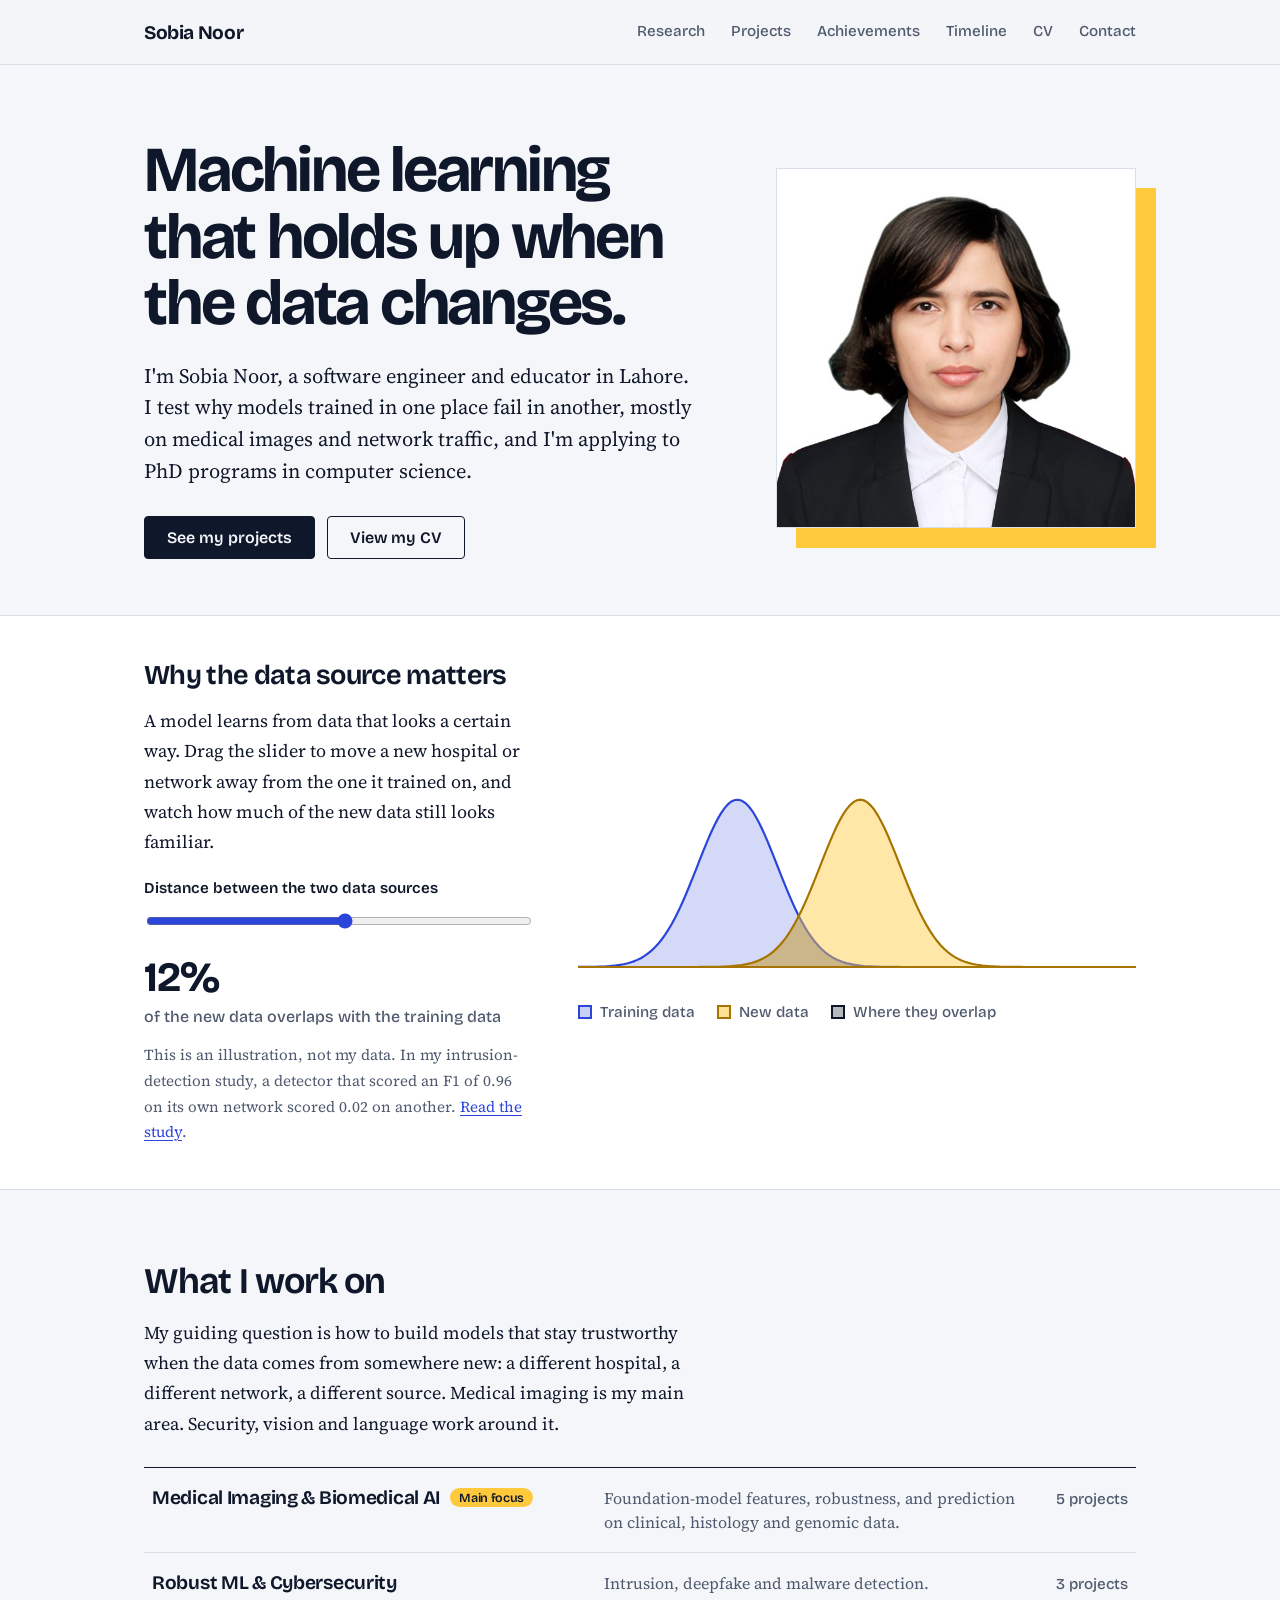
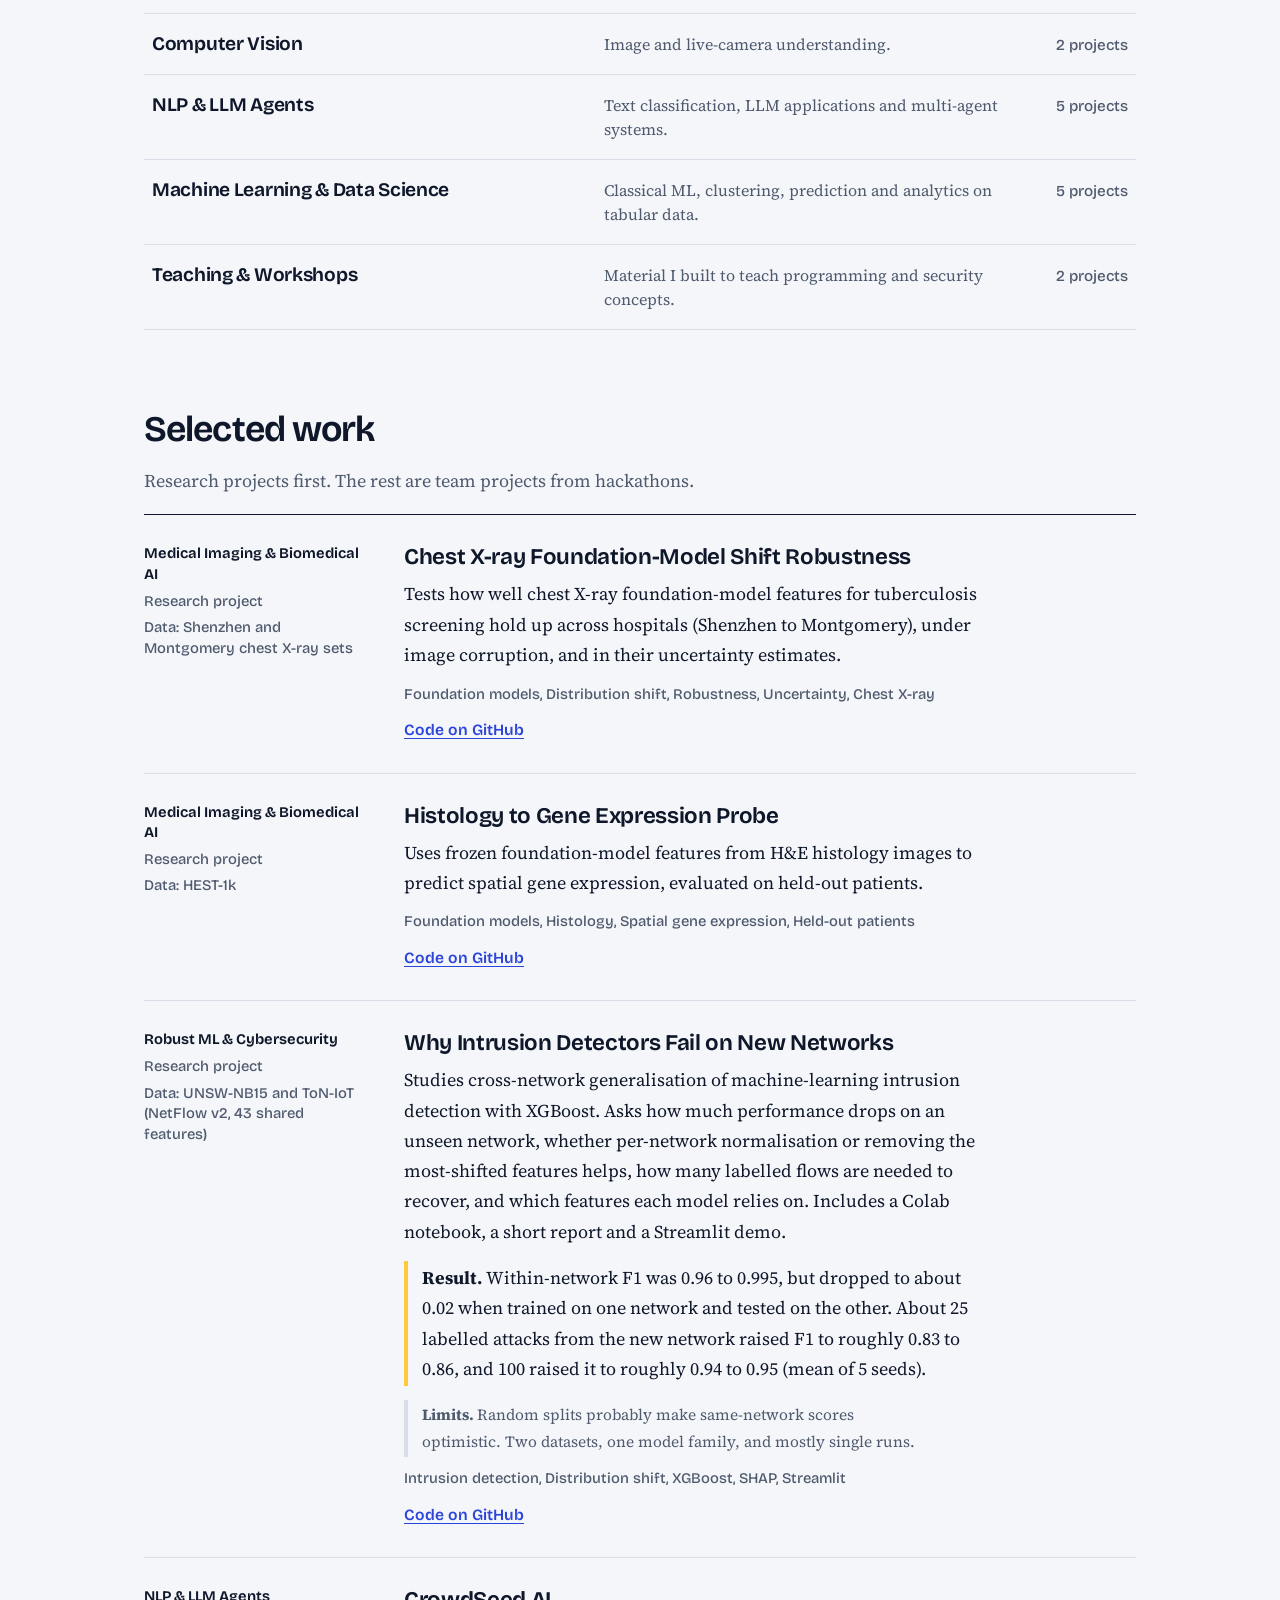
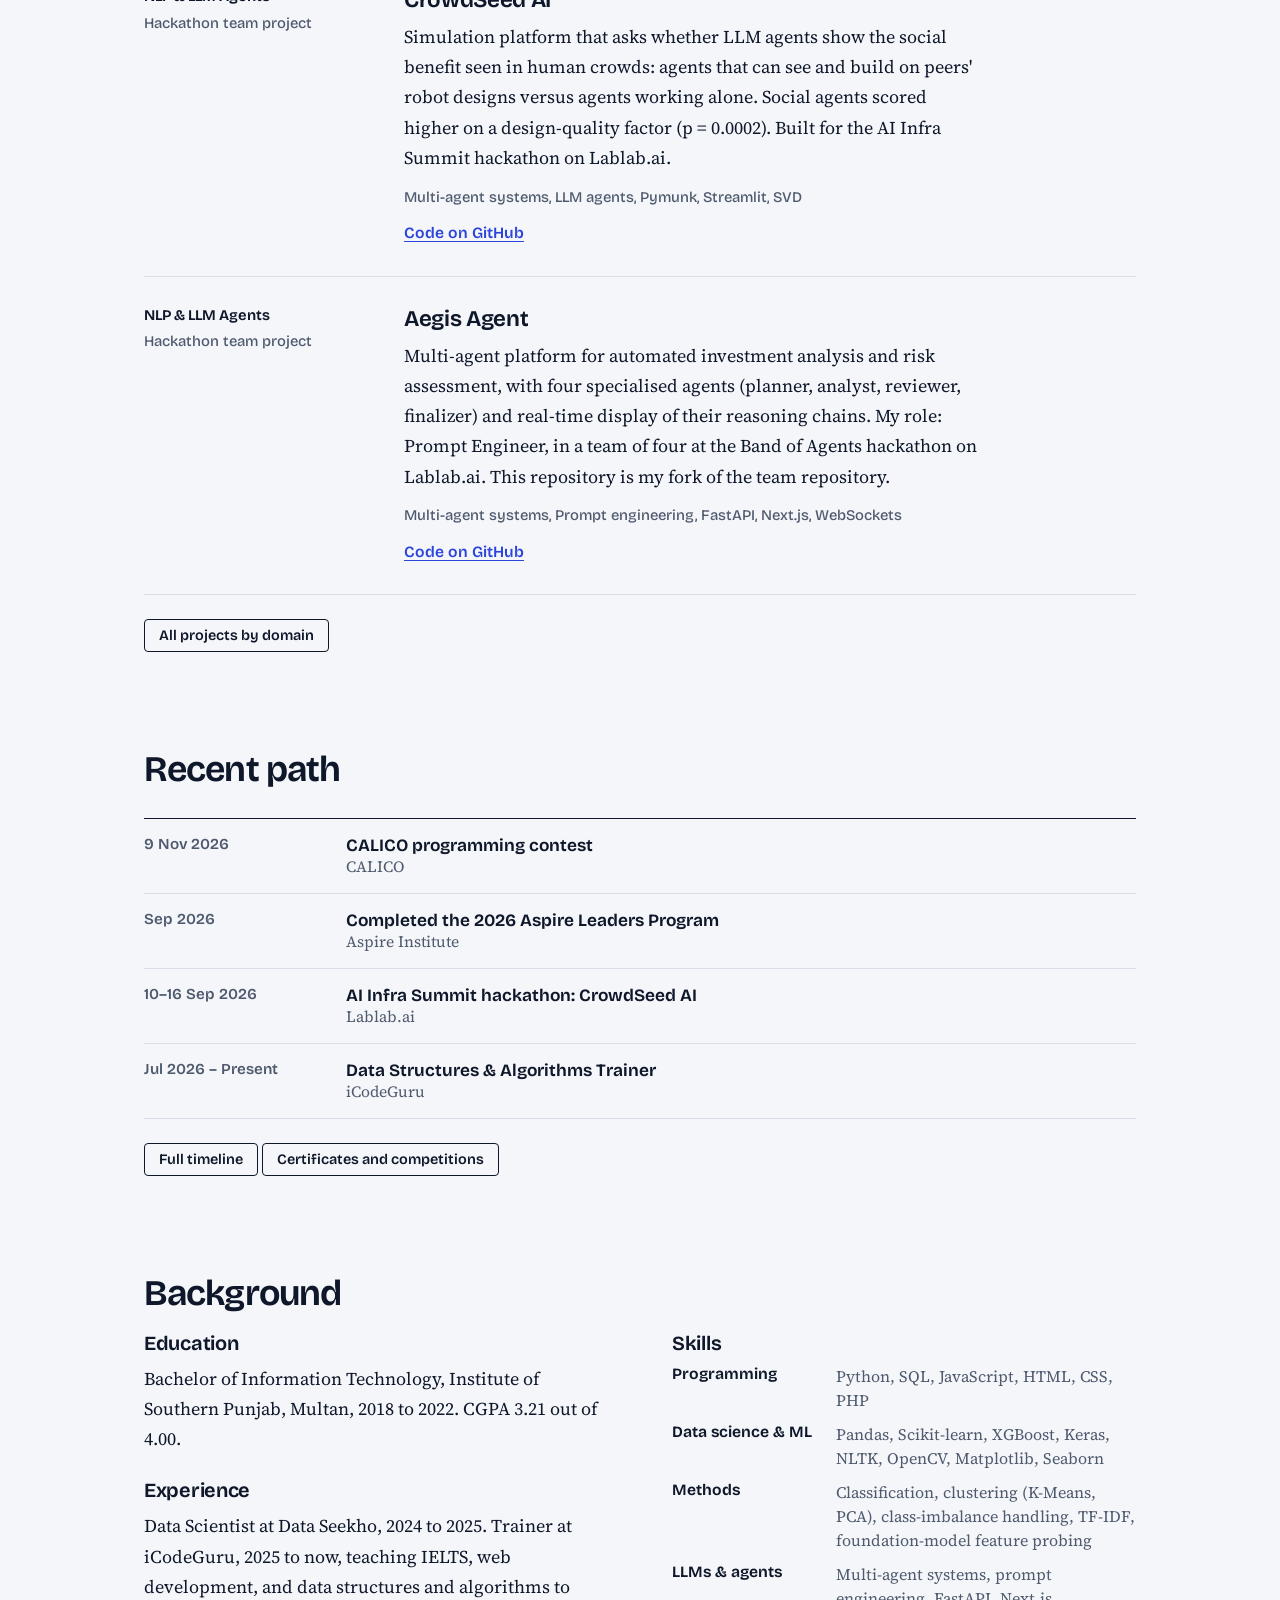
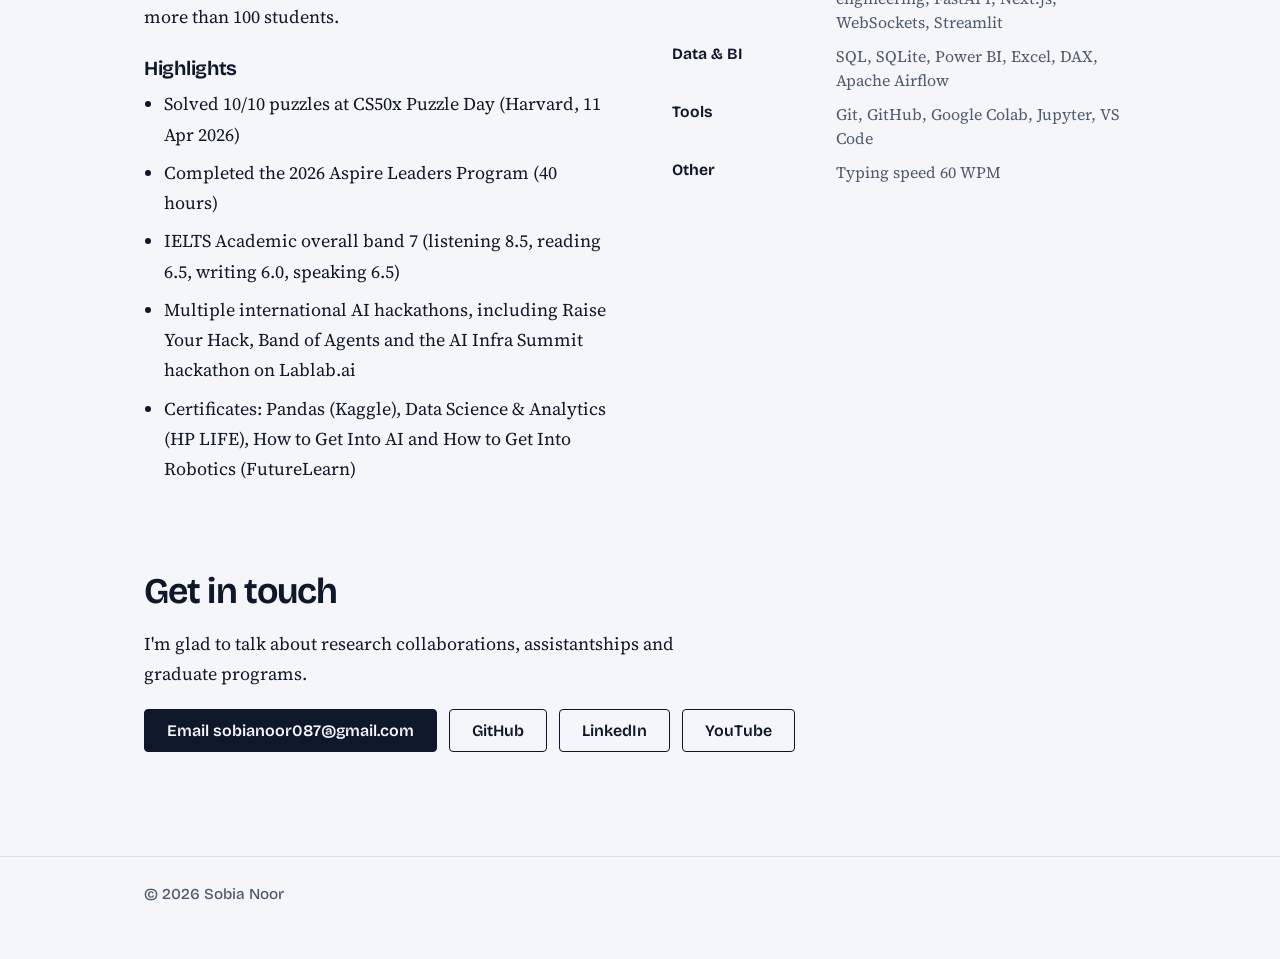
<file: index.html>
<!doctype html>
<html lang="en">
<head>
  <meta charset="utf-8">
  <meta name="viewport" content="width=device-width, initial-scale=1">
  <title>Sobia Noor | Machine learning that holds up when the data changes</title>
  <meta name="description" content="Sobia Noor tests why machine learning models trained in one place fail in another, mostly on medical images and network traffic. Applying to PhD programs in computer science.">
  <link rel="icon" href="assets/sobia.jpg">
  <link rel="preconnect" href="https://fonts.googleapis.com">
  <link rel="preconnect" href="https://fonts.gstatic.com" crossorigin>
  <link rel="stylesheet" href="https://fonts.googleapis.com/css2?family=Bricolage+Grotesque:opsz,wght@12..96,400..800&family=Source+Serif+4:ital,opsz,wght@0,8..60,400..700;1,8..60,400..600&display=swap">
  <link rel="stylesheet" href="style.css">
</head>
<body data-page="home">
  <main id="main">
    <section class="hero wrap">
      <div>
        <h1>Machine learning that holds up when the data changes.</h1>
        <p class="intro">I'm Sobia Noor, a software engineer and educator in Lahore. I test why models trained in one place fail in another, mostly on medical images and network traffic, and I'm applying to PhD programs in computer science.</p>
        <p class="actions">
          <a class="btn btn-solid" href="projects.html">See my projects</a>
          <a class="btn" href="cv.html">View my CV</a>
        </p>
      </div>
      <figure class="portrait">
        <img src="assets/sobia.jpg" width="600" height="600" alt="Portrait of Sobia Noor in a dark blazer and white collar">
      </figure>
    </section>

    <section class="shift" aria-labelledby="shift-title">
      <div class="wrap shift-grid">
        <div>
          <h2 id="shift-title">Why the data source matters</h2>
          <p>A model learns from data that looks a certain way. Drag the slider to move a new hospital or network away from the one it trained on, and watch how much of the new data still looks familiar.</p>
          <div class="control">
            <label for="shift-range">Distance between the two data sources</label>
            <input id="shift-range" type="range" min="0" max="6" step="0.05" value="0.2">
          </div>
          <p class="readout"><output id="shift-out" for="shift-range">100%</output><small>of the new data overlaps with the training data</small></p>
          <p class="shift-note">This is an illustration, not my data. In my intrusion-detection study, a detector that scored an F1 of 0.96 on its own network scored 0.02 on another. <a href="projects.html#security">Read the study</a>.</p>
        </div>
        <div>
          <svg id="shift-svg" class="shift-svg" viewBox="0 0 640 240" role="img" aria-label="Two bell curves, one for training data and one for new data, drifting apart as the slider moves"></svg>
          <ul class="legend">
            <li class="l-train"><i></i>Training data</li>
            <li class="l-fresh"><i></i>New data</li>
            <li class="l-both"><i></i>Where they overlap</li>
          </ul>
        </div>
      </div>
    </section>

    <section id="research" class="wrap block">
      <h2>What I work on</h2>
      <p class="measure">My guiding question is how to build models that stay trustworthy when the data comes from somewhere new: a different hospital, a different network, a different source. Medical imaging is my main area. Security, vision and language work around it.</p>
      <ul id="areas" class="index"></ul>
    </section>

    <section id="work" class="wrap block">
      <h2>Selected work</h2>
      <p class="muted measure">Research projects first. The rest are team projects from hackathons.</p>
      <div id="featured" class="works"></div>
      <p style="margin-top:24px"><a class="btn btn-small" href="projects.html">All projects by domain</a></p>
    </section>

    <section id="path" class="wrap block">
      <h2>Recent path</h2>
      <ul id="recent" class="recent"></ul>
      <p style="margin-top:24px"><a class="btn btn-small" href="timeline.html">Full timeline</a> <a class="btn btn-small" href="achievements.html">Certificates and competitions</a></p>
    </section>

    <section id="background" class="wrap block">
      <h2>Background</h2>
      <div class="two">
        <div>
          <h3>Education</h3>
          <p>Bachelor of Information Technology, Institute of Southern Punjab, Multan, 2018 to 2022. CGPA 3.21 out of 4.00.</p>
          <h3>Experience</h3>
          <p>Data Scientist at Data Seekho, 2024 to 2025. Trainer at iCodeGuru, 2025 to now, teaching IELTS, web development, and data structures and algorithms to more than 100 students.</p>
          <h3>Highlights</h3>
          <ul id="milestones" class="plain"></ul>
        </div>
        <div>
          <h3>Skills</h3>
          <dl id="facts" class="facts"></dl>
        </div>
      </div>
    </section>

    <section id="contact" class="wrap block">
      <h2>Get in touch</h2>
      <p class="measure">I'm glad to talk about research collaborations, assistantships and graduate programs.</p>
      <ul id="contact-list" class="contact-list"></ul>
    </section>
  </main>

  <noscript><p class="wrap">Projects, the timeline and the demo need JavaScript to display.</p></noscript>
  <script src="data.js"></script>
  <script src="script.js"></script>
</body>
</html>
</file>
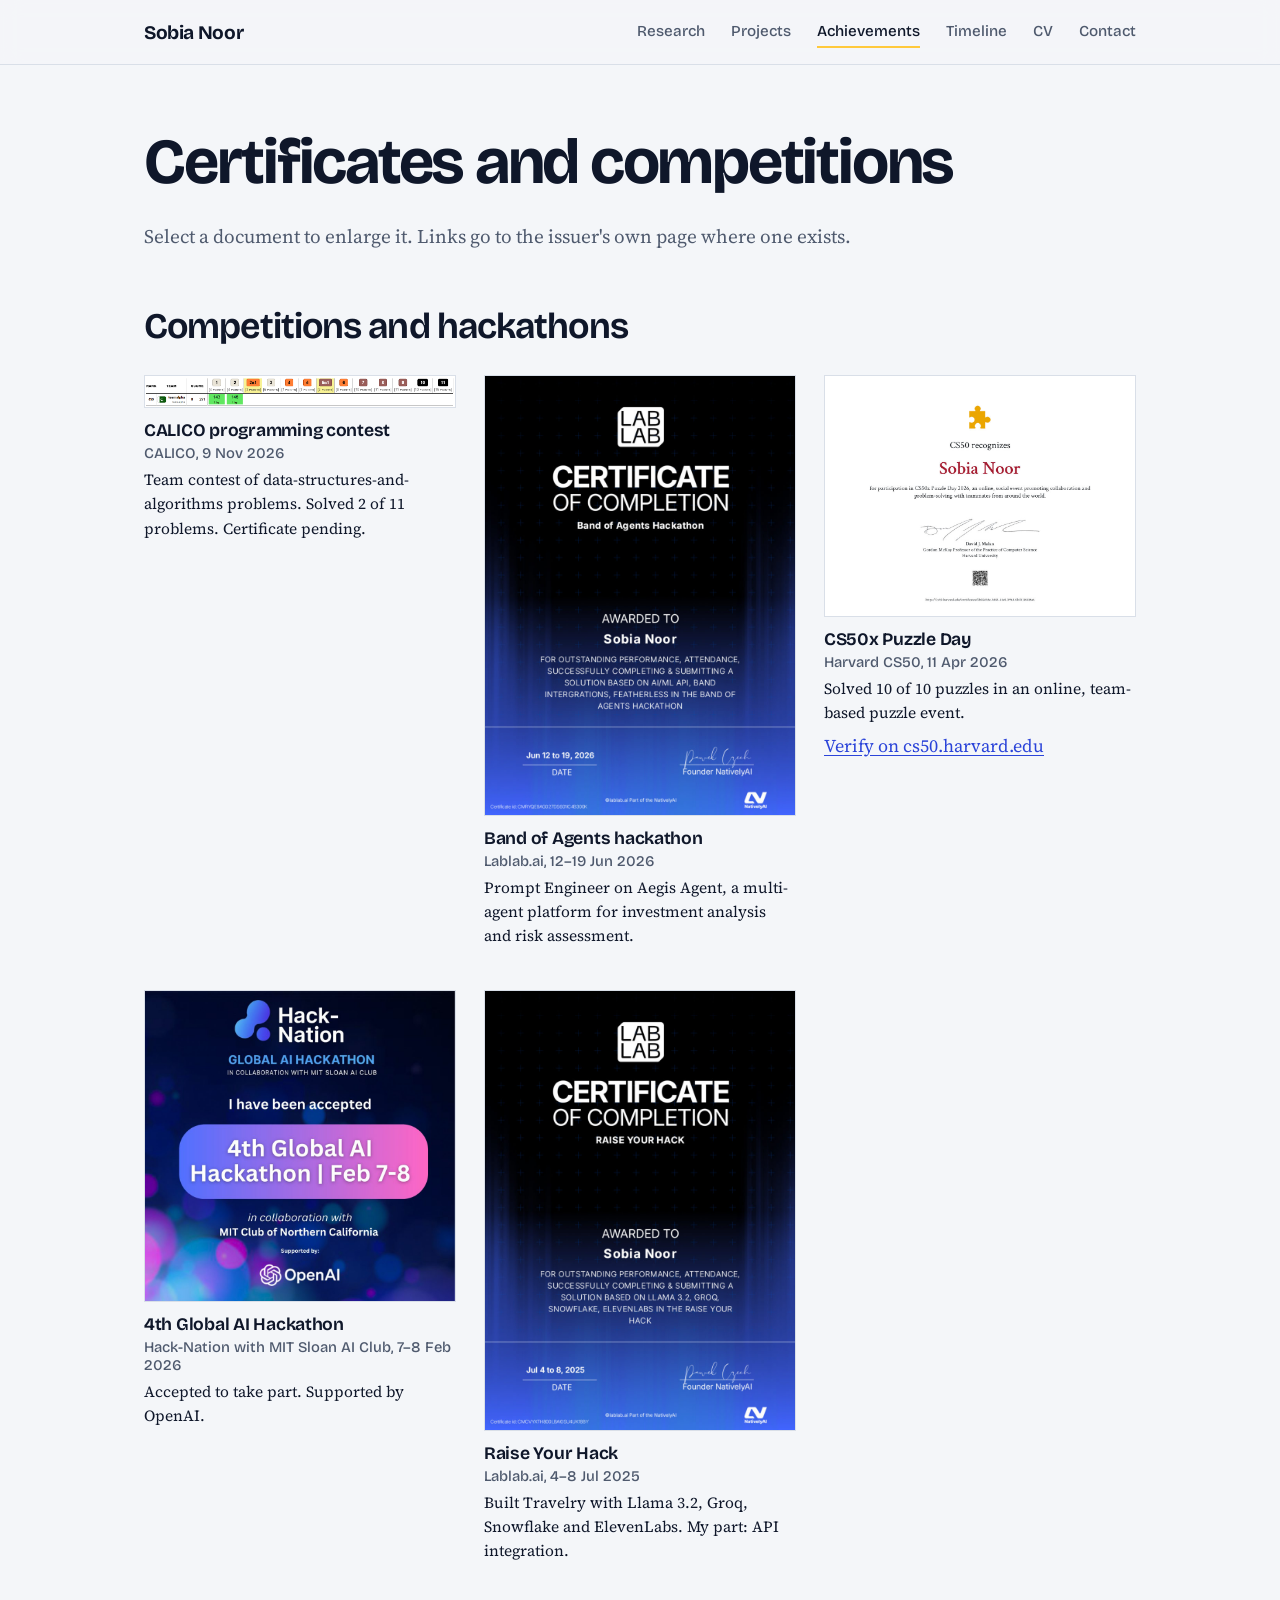
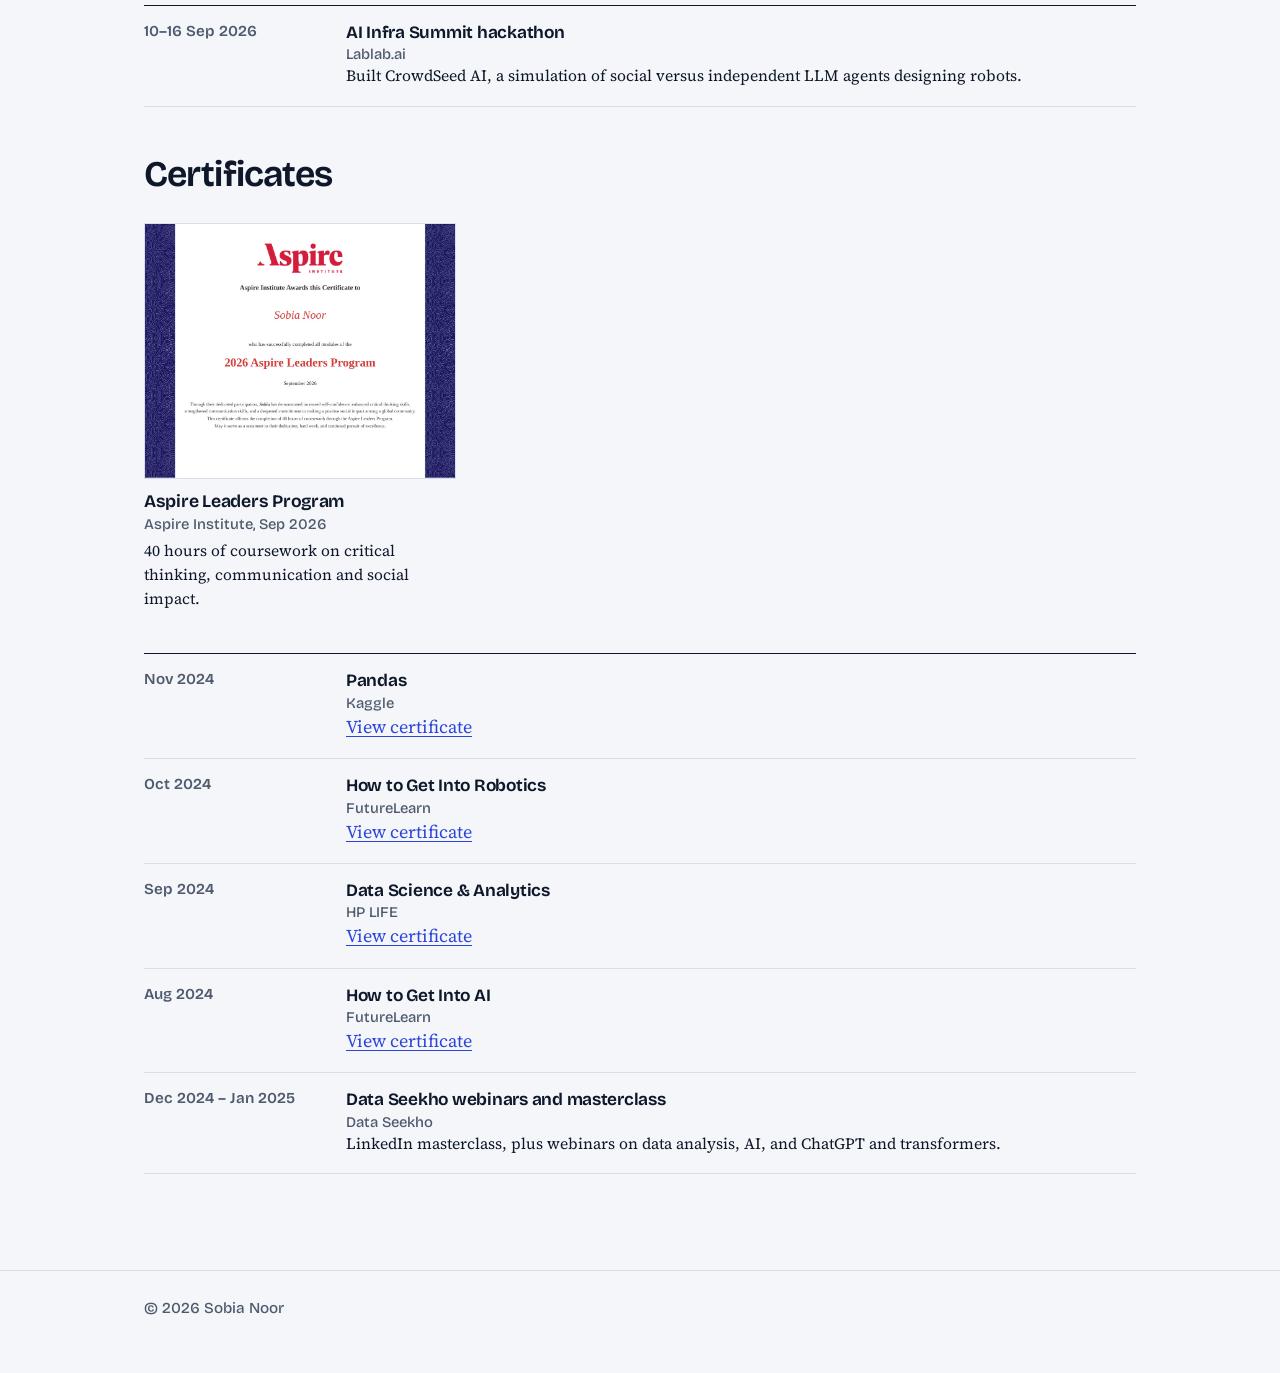
<file: achievements.html>
<!doctype html>
<html lang="en">
<head>
  <meta charset="utf-8">
  <meta name="viewport" content="width=device-width, initial-scale=1">
  <title>Certificates and competitions | Sobia Noor</title>
  <meta name="description" content="Certificates, hackathons and programming competitions completed by Sobia Noor, with the documents.">
  <link rel="icon" href="assets/sobia.jpg">
  <link rel="preconnect" href="https://fonts.googleapis.com">
  <link rel="preconnect" href="https://fonts.gstatic.com" crossorigin>
  <link rel="stylesheet" href="https://fonts.googleapis.com/css2?family=Bricolage+Grotesque:opsz,wght@12..96,400..800&family=Source+Serif+4:ital,opsz,wght@0,8..60,400..700;1,8..60,400..600&display=swap">
  <link rel="stylesheet" href="style.css">
</head>
<body data-page="achievements">
  <main id="main" class="wrap">
    <section class="page-head">
      <h1>Certificates and competitions</h1>
      <p class="lead">Select a document to enlarge it. Links go to the issuer's own page where one exists.</p>
    </section>
    <section class="group" style="padding-top:8px">
      <h2>Competitions and hackathons</h2>
      <div id="competitions"></div>
    </section>
    <section class="group">
      <h2>Certificates</h2>
      <div id="certificates"></div>
    </section>
  </main>
  <noscript><p class="wrap">This page needs JavaScript to display the documents.</p></noscript>
  <script src="data.js"></script>
  <script src="script.js"></script>
</body>
</html>
</file>
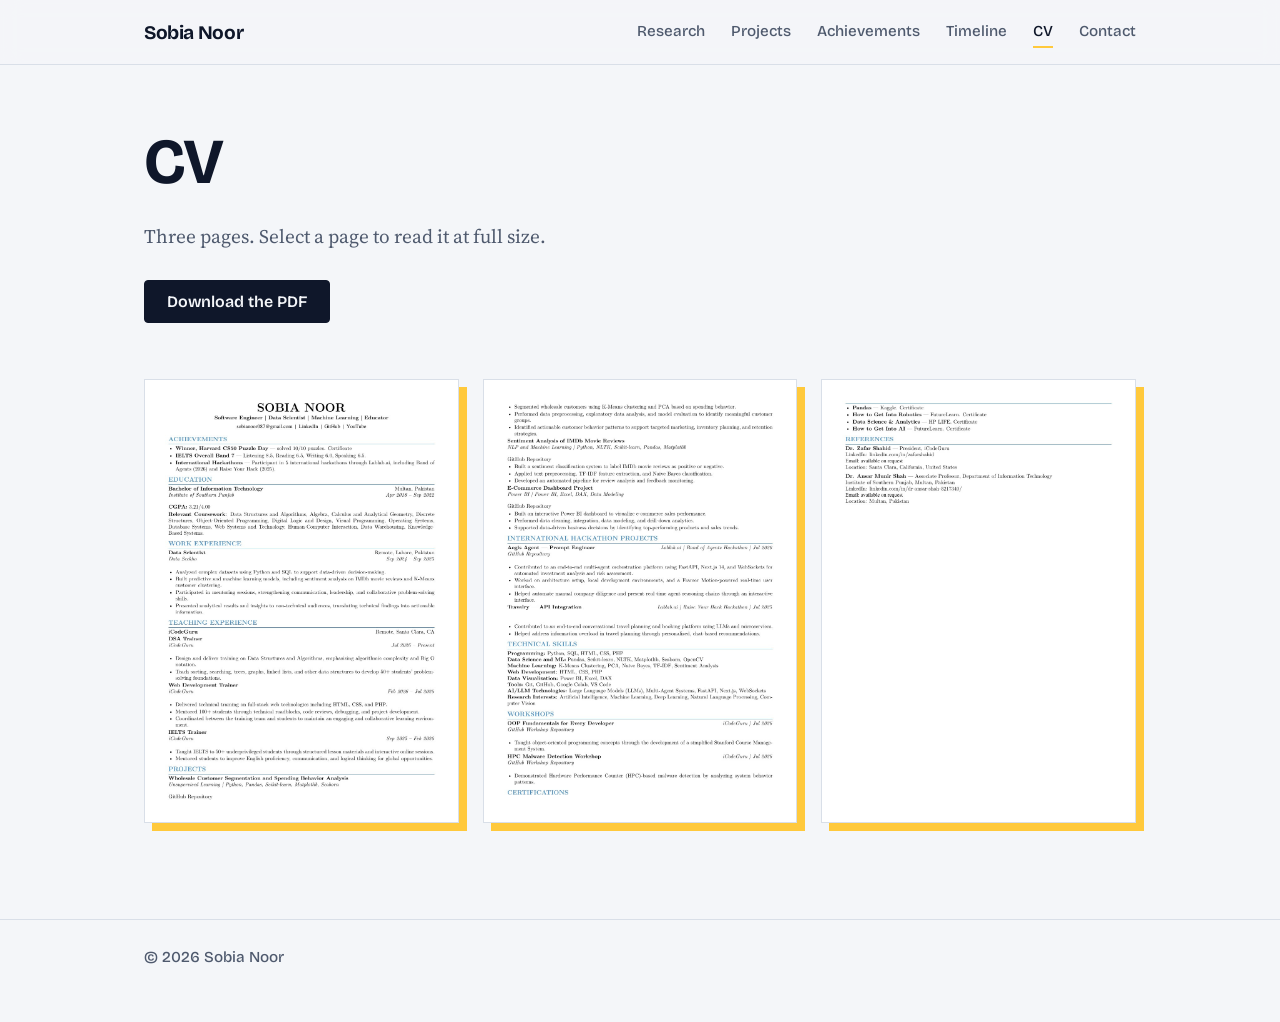
<file: cv.html>
<!doctype html>
<html lang="en">
<head>
  <meta charset="utf-8">
  <meta name="viewport" content="width=device-width, initial-scale=1">
  <title>CV | Sobia Noor</title>
  <meta name="description" content="Curriculum vitae of Sobia Noor: education, experience, projects, hackathons and skills.">
  <link rel="icon" href="assets/sobia.jpg">
  <link rel="preconnect" href="https://fonts.googleapis.com">
  <link rel="preconnect" href="https://fonts.gstatic.com" crossorigin>
  <link rel="stylesheet" href="https://fonts.googleapis.com/css2?family=Bricolage+Grotesque:opsz,wght@12..96,400..800&family=Source+Serif+4:ital,opsz,wght@0,8..60,400..700;1,8..60,400..600&display=swap">
  <link rel="stylesheet" href="style.css">
</head>
<body data-page="cv">
  <main id="main" class="wrap">
    <section class="page-head">
      <h1>CV</h1>
      <p class="lead">Three pages. Select a page to read it at full size.</p>
      <p class="actions"><a id="cv-download" class="btn btn-solid" href="assets/cv/Sobia-Noor-CV.pdf" download>Download the PDF</a></p>
    </section>
    <div id="cv-pages" class="cv-pages"></div>
  </main>
  <noscript><p class="wrap"><a href="assets/cv/Sobia-Noor-CV.pdf">Download the CV as a PDF</a>.</p></noscript>
  <script src="data.js"></script>
  <script src="script.js"></script>
</body>
</html>
</file>
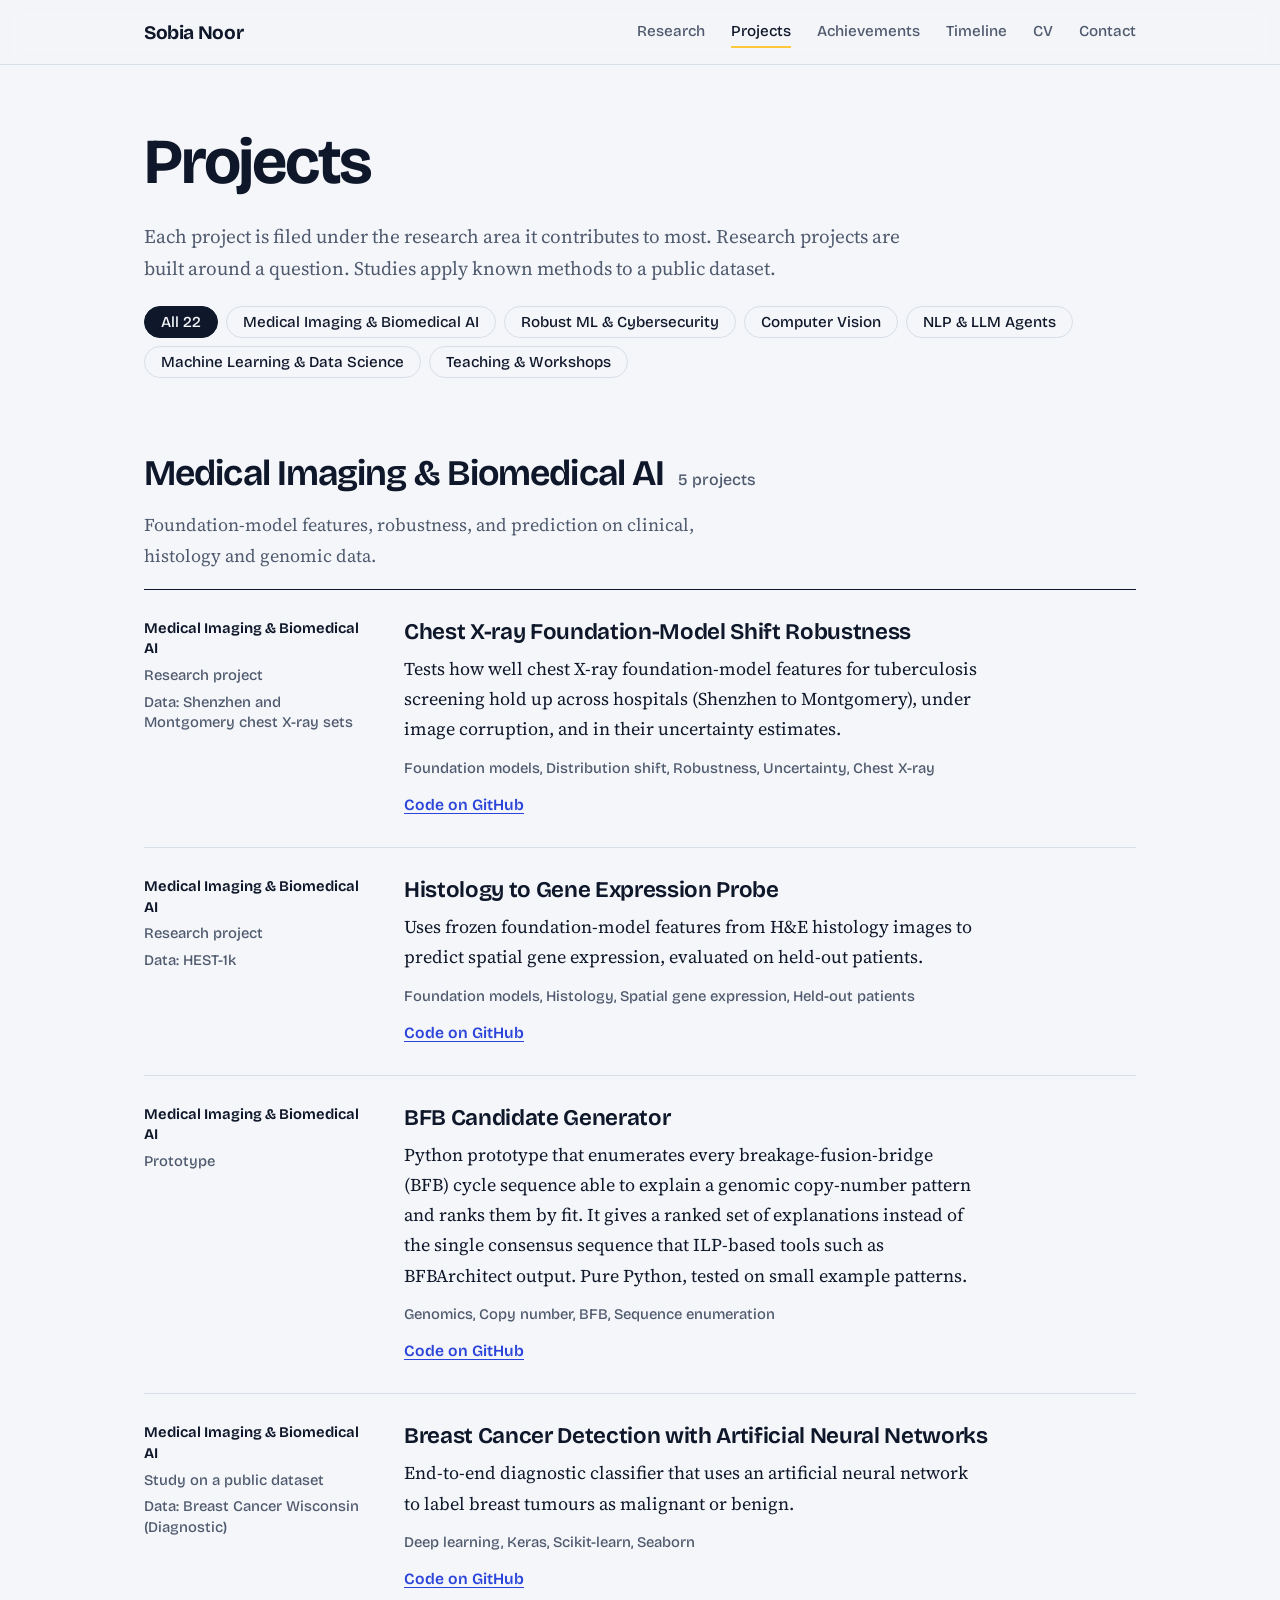
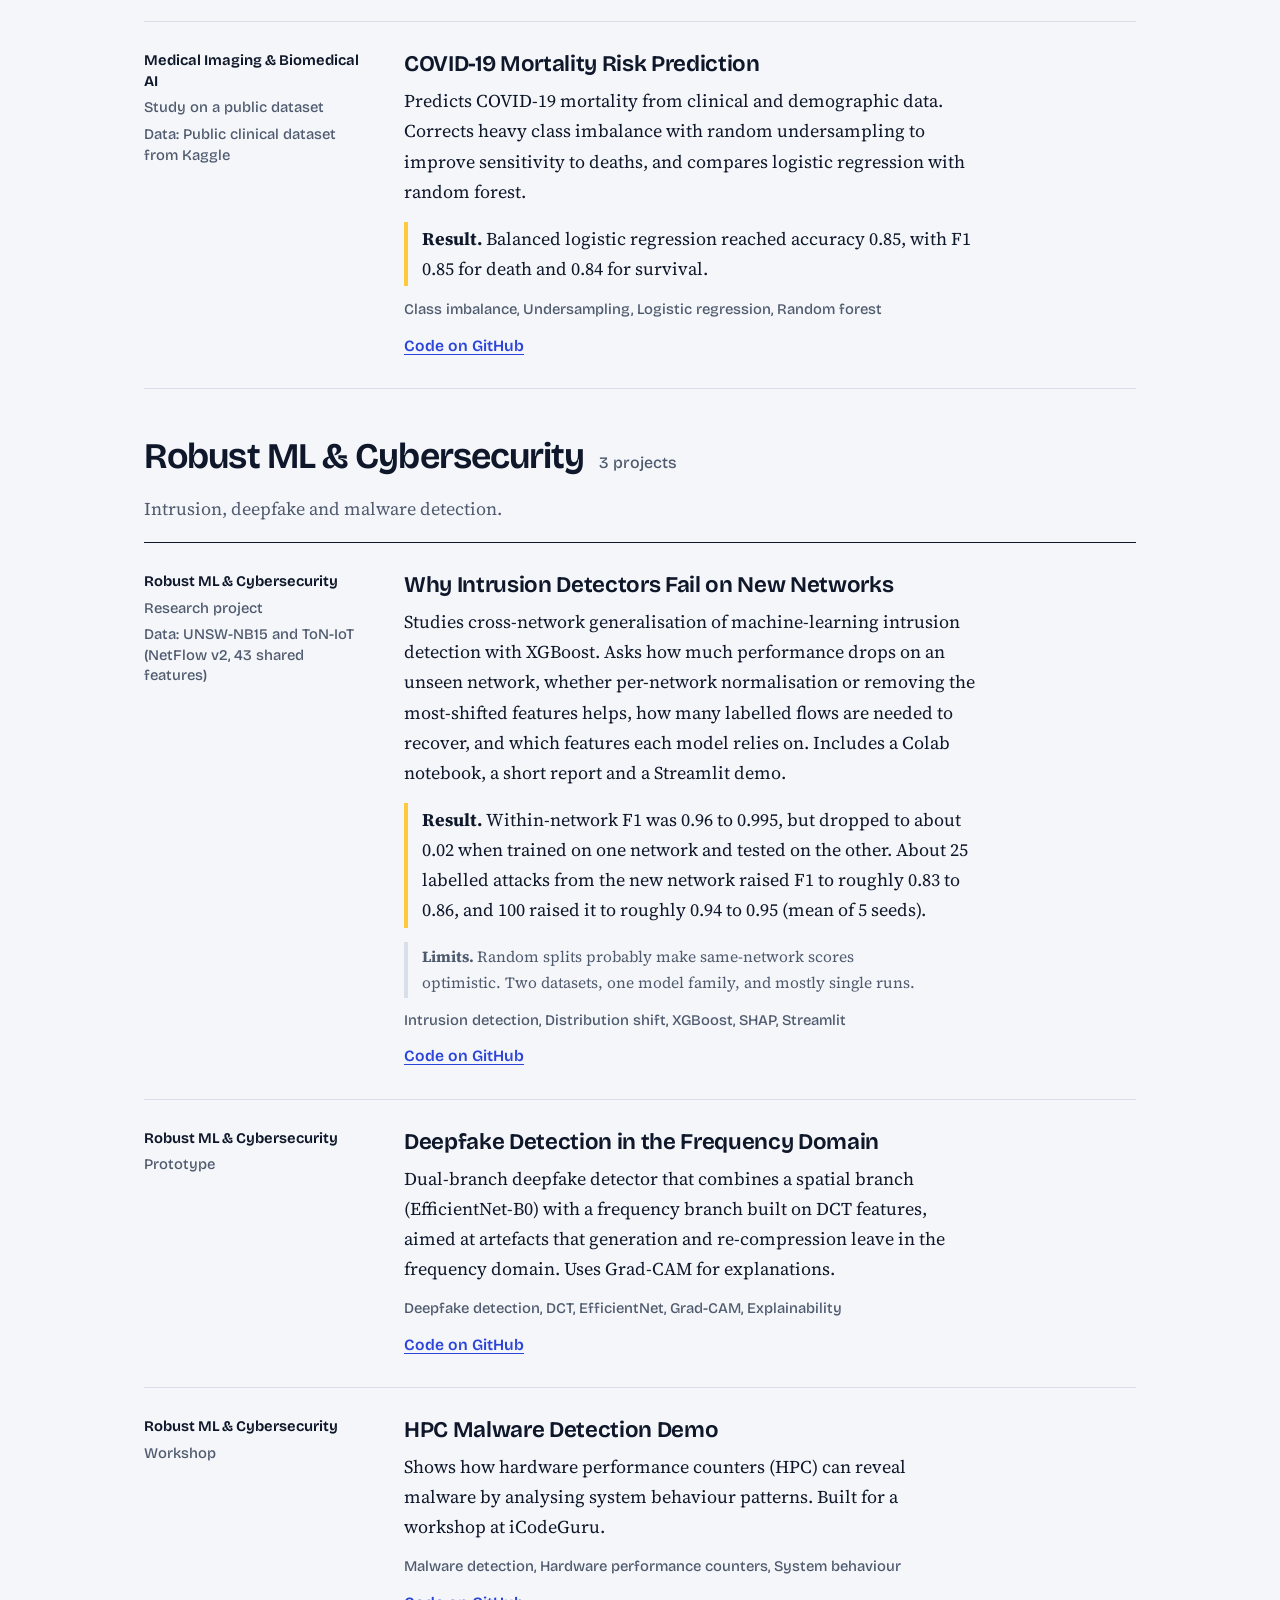
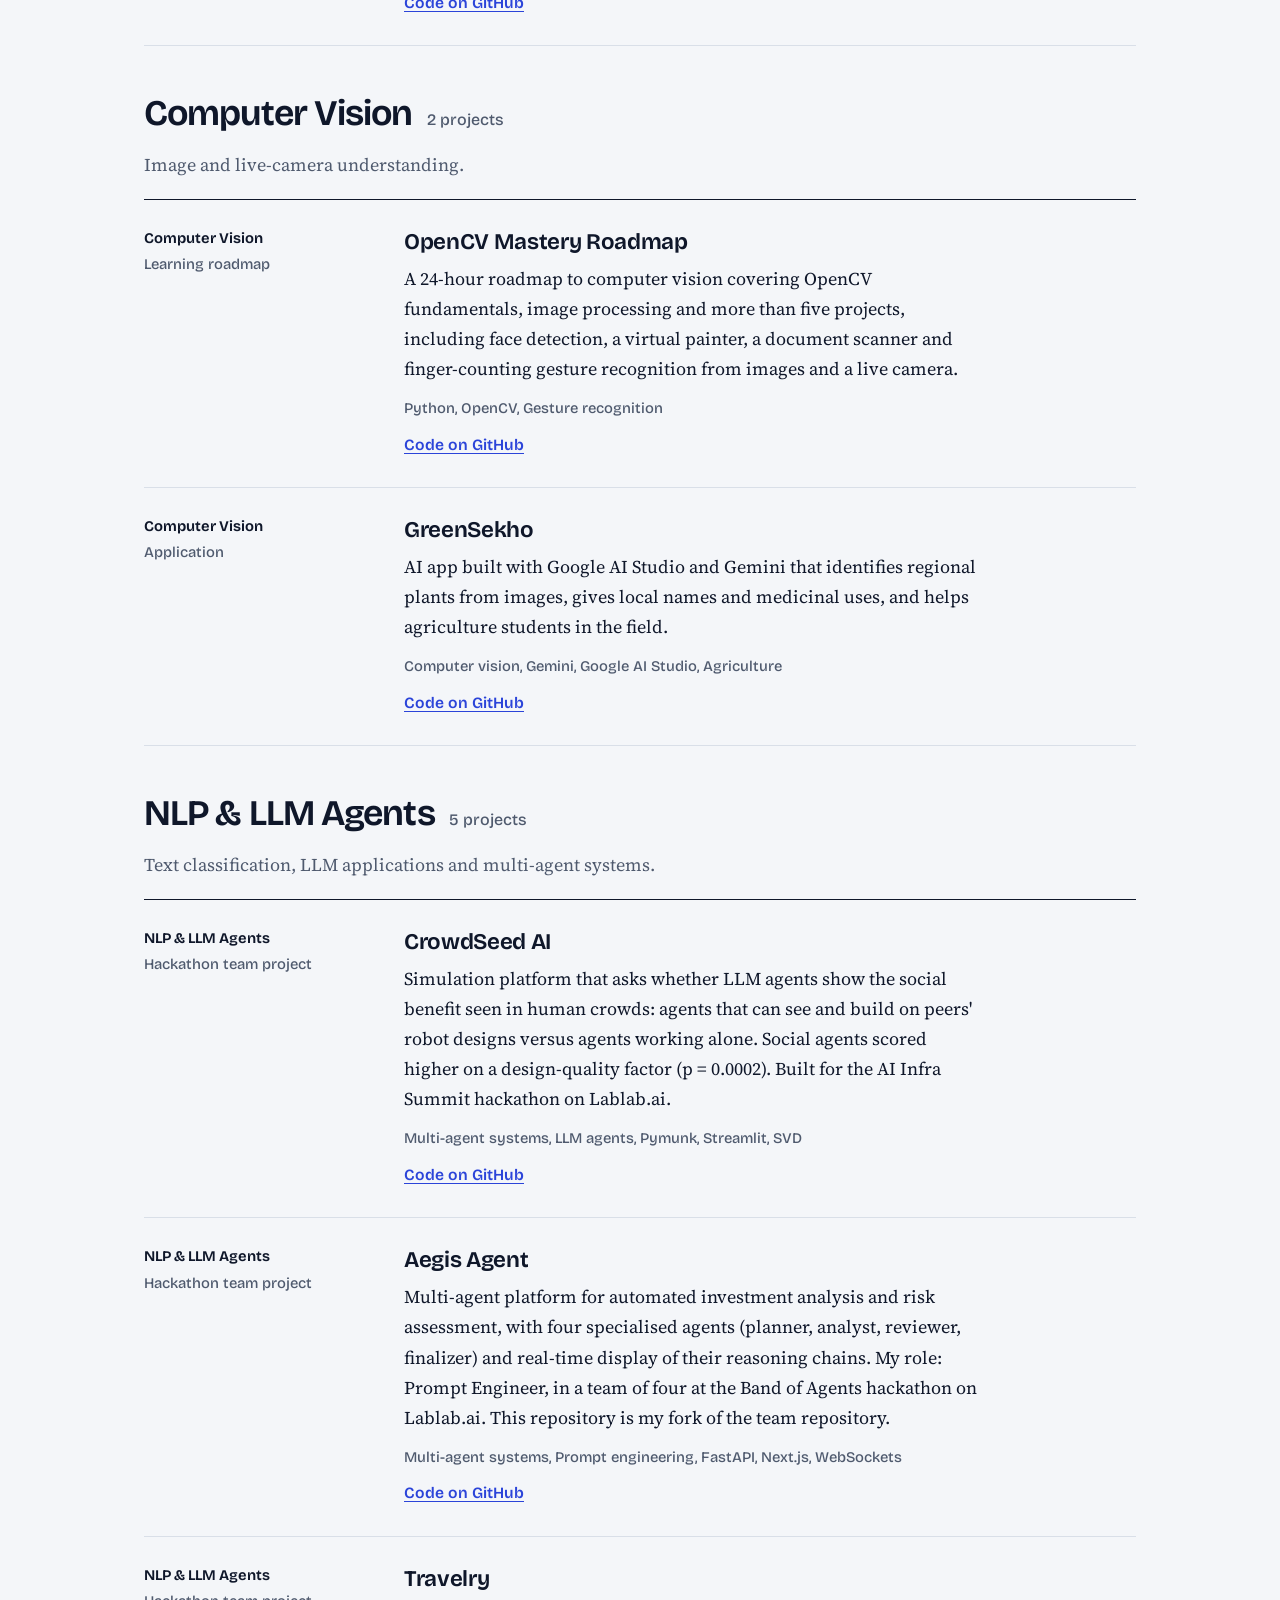
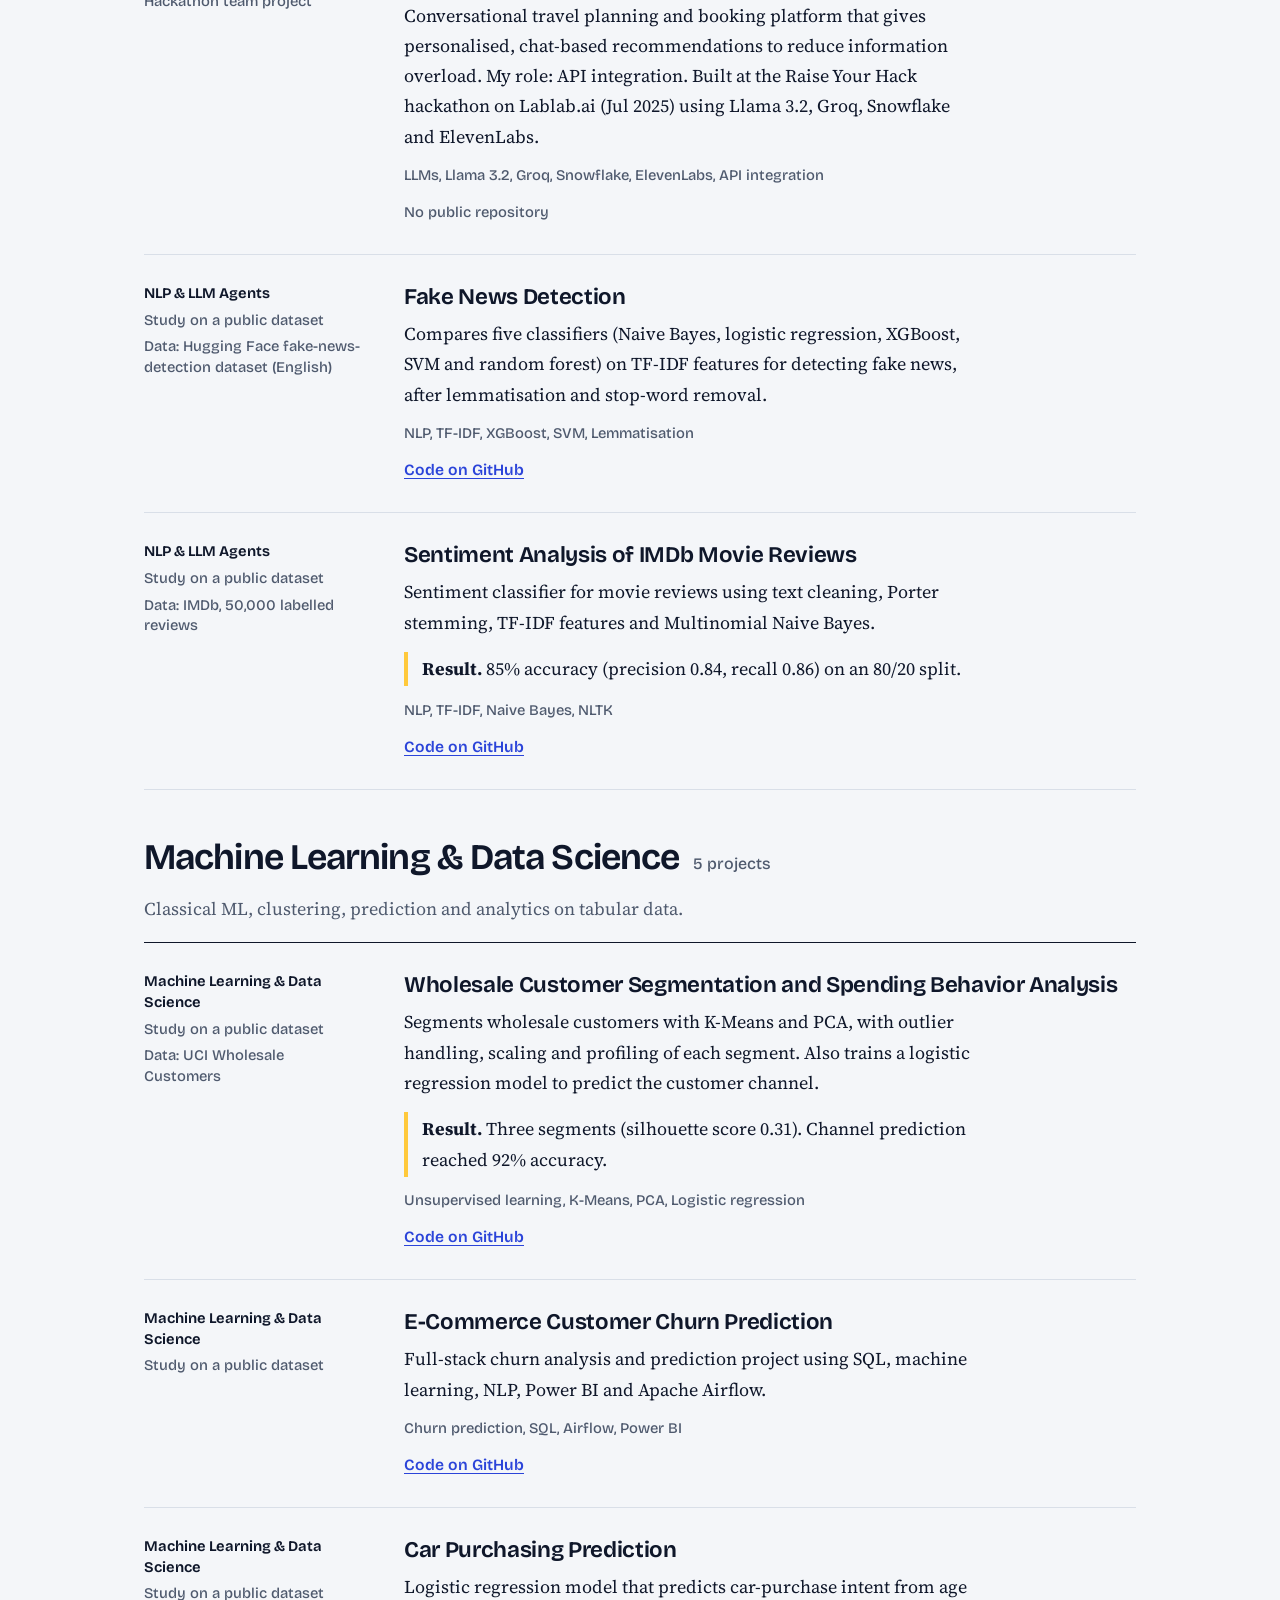
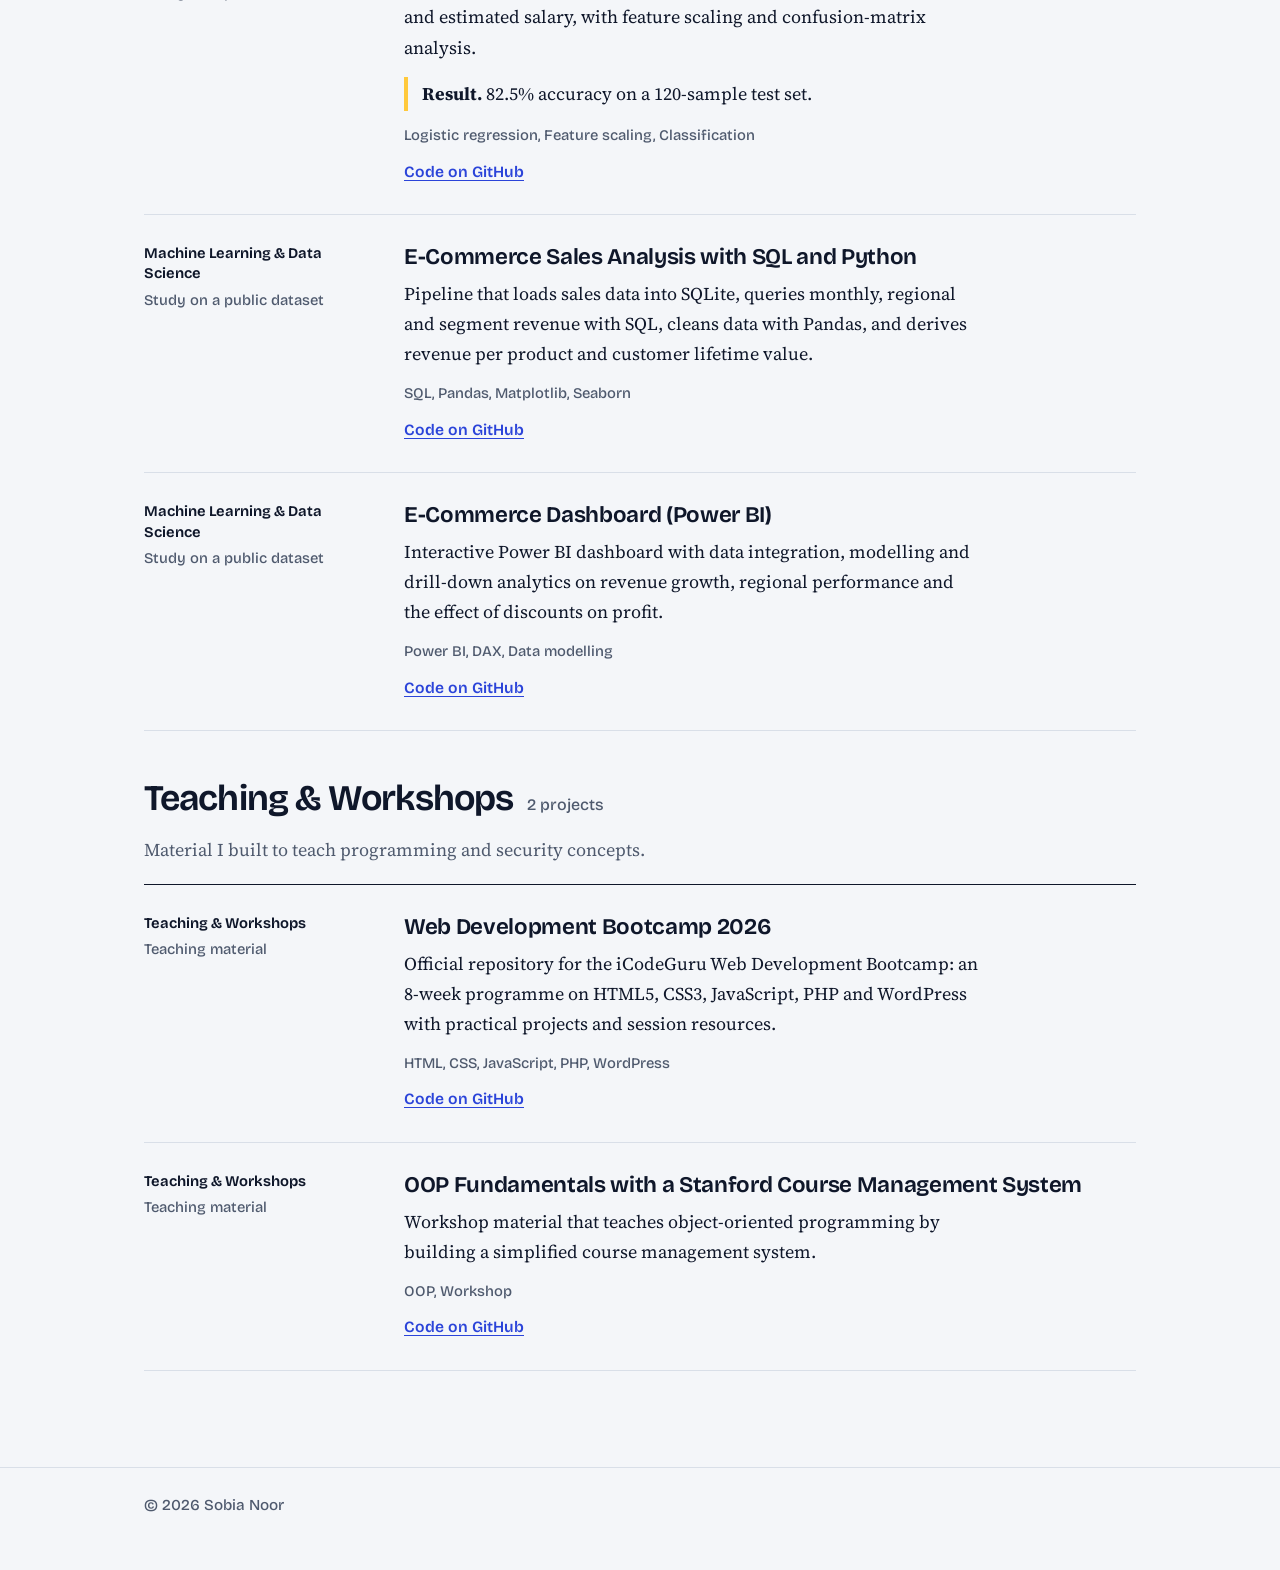
<file: projects.html>
<!doctype html>
<html lang="en">
<head>
  <meta charset="utf-8">
  <meta name="viewport" content="width=device-width, initial-scale=1">
  <title>Projects | Sobia Noor</title>
  <meta name="description" content="Projects by Sobia Noor grouped by research domain: medical imaging, robust machine learning and security, computer vision, NLP and LLM agents, and data science.">
  <link rel="icon" href="assets/sobia.jpg">
  <link rel="preconnect" href="https://fonts.googleapis.com">
  <link rel="preconnect" href="https://fonts.gstatic.com" crossorigin>
  <link rel="stylesheet" href="https://fonts.googleapis.com/css2?family=Bricolage+Grotesque:opsz,wght@12..96,400..800&family=Source+Serif+4:ital,opsz,wght@0,8..60,400..700;1,8..60,400..600&display=swap">
  <link rel="stylesheet" href="style.css">
</head>
<body data-page="projects">
  <main id="main" class="wrap">
    <section class="page-head">
      <h1>Projects</h1>
      <p class="lead">Each project is filed under the research area it contributes to most. Research projects are built around a question. Studies apply known methods to a public dataset.</p>
      <div id="filters" class="filters" role="group" aria-label="Filter by domain"></div>
    </section>
    <div id="groups"></div>
  </main>
  <noscript><p class="wrap">This page needs JavaScript to display projects.</p></noscript>
  <script src="data.js"></script>
  <script src="script.js"></script>
</body>
</html>
</file>
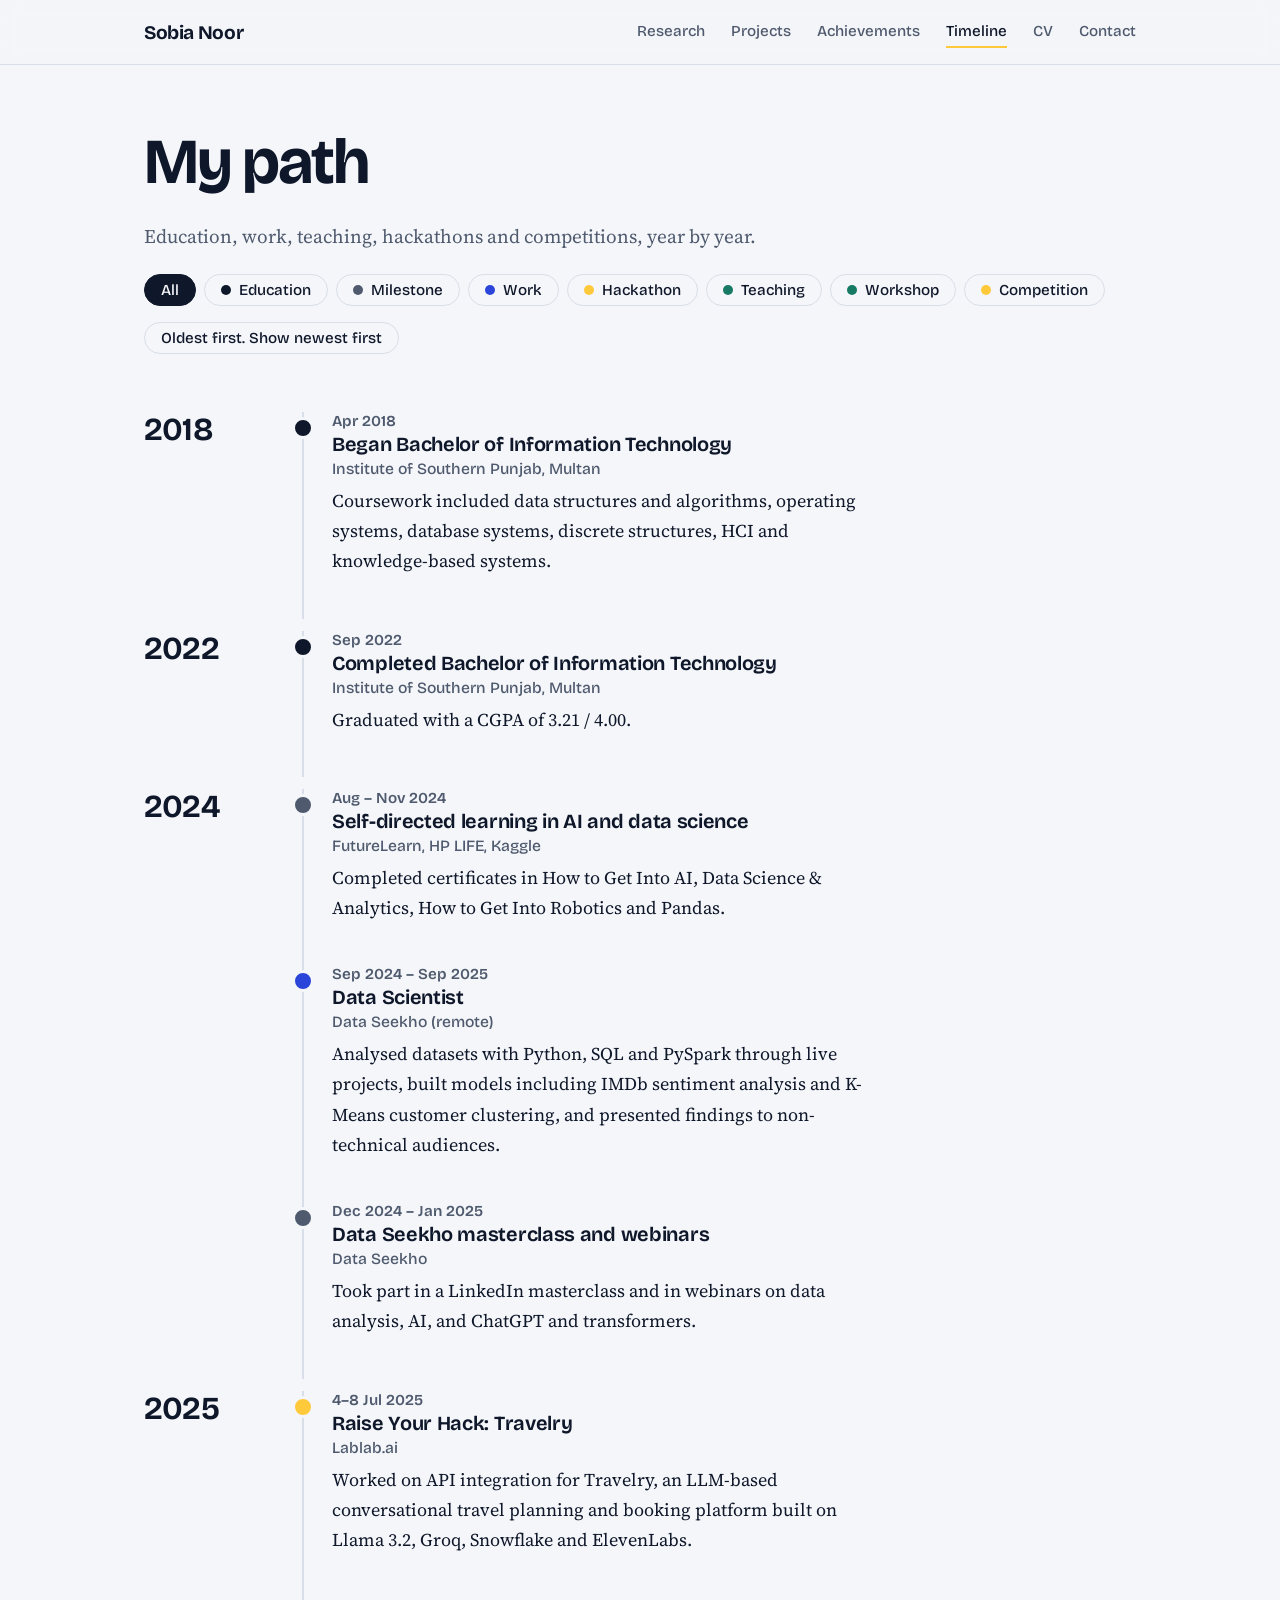
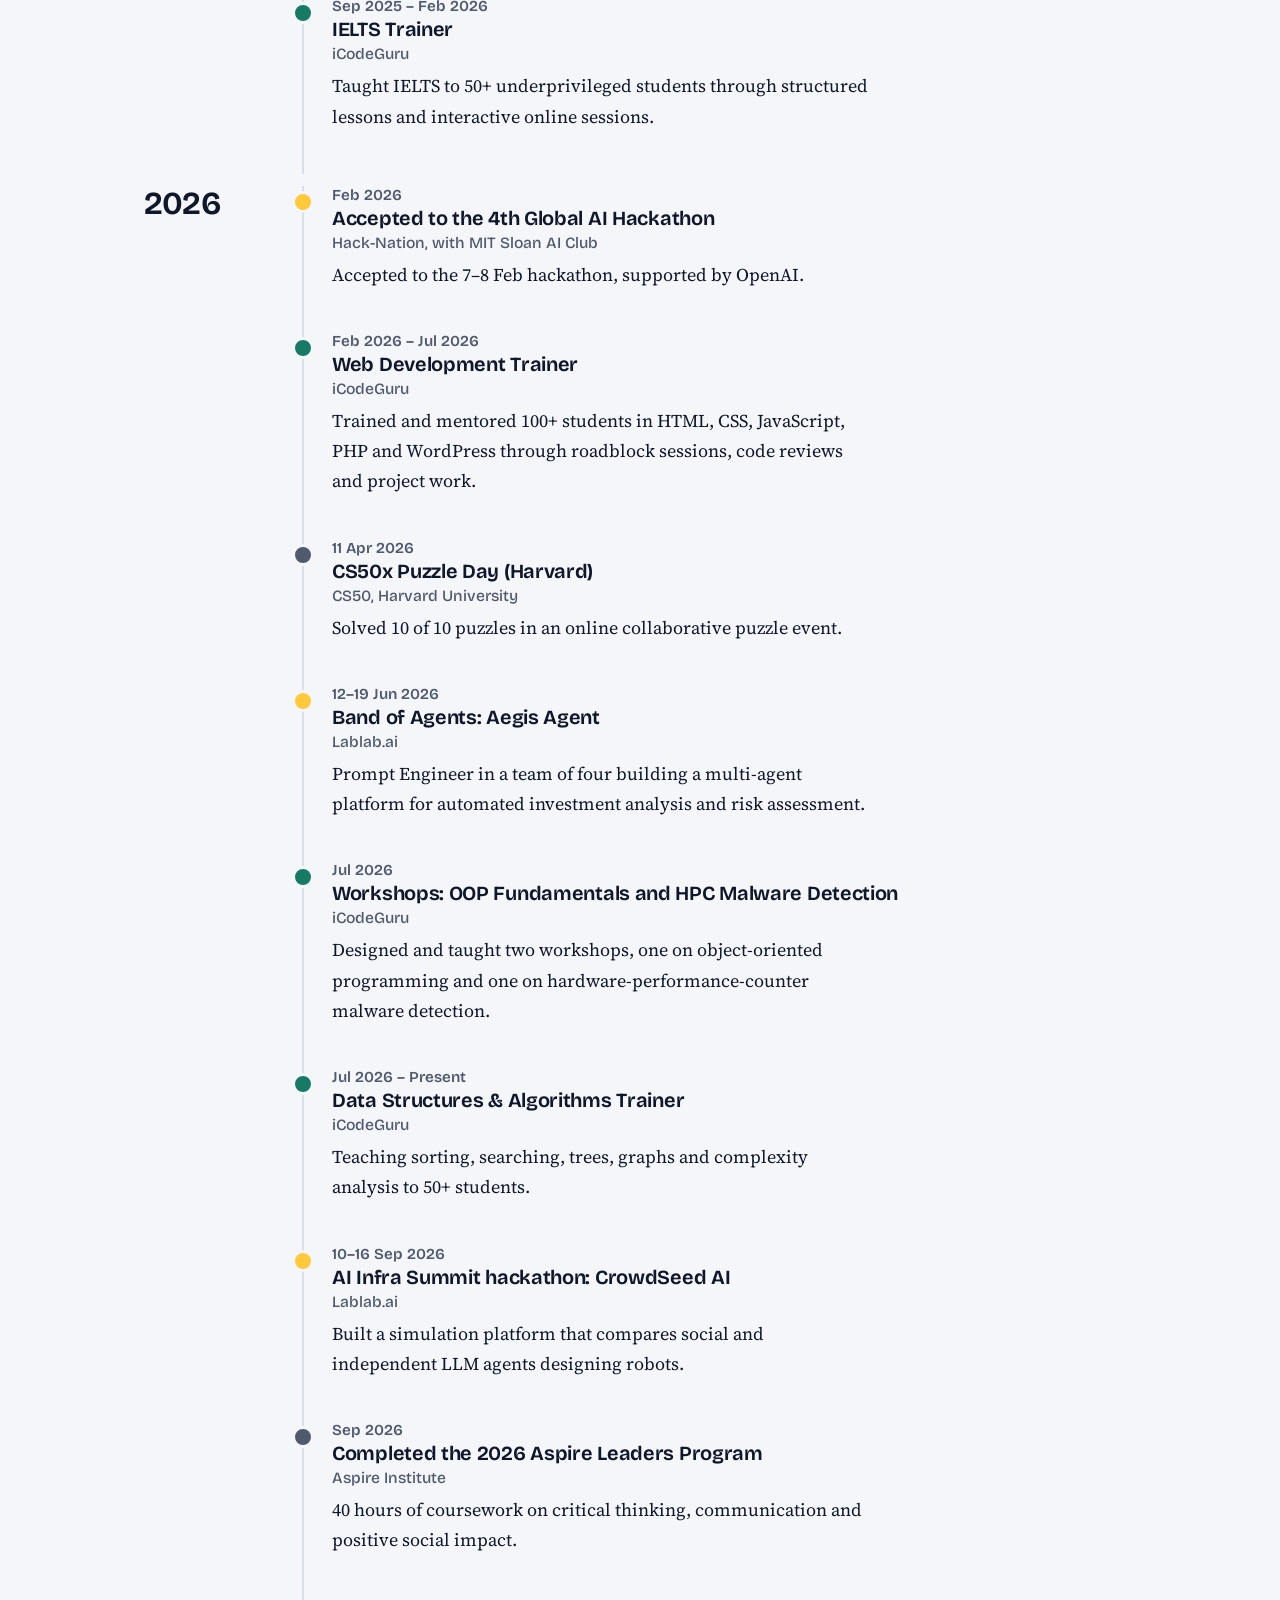
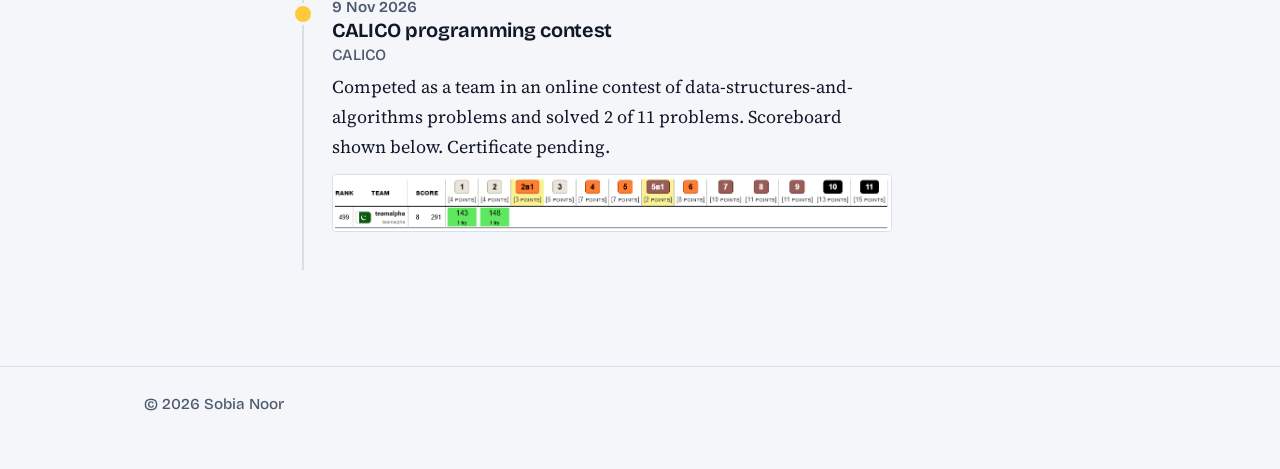
<file: timeline.html>
<!doctype html>
<html lang="en">
<head>
  <meta charset="utf-8">
  <meta name="viewport" content="width=device-width, initial-scale=1">
  <title>Timeline | Sobia Noor</title>
  <meta name="description" content="Timeline of Sobia Noor's education, work, teaching, hackathons, workshops and competitions.">
  <link rel="icon" href="assets/sobia.jpg">
  <link rel="preconnect" href="https://fonts.googleapis.com">
  <link rel="preconnect" href="https://fonts.gstatic.com" crossorigin>
  <link rel="stylesheet" href="https://fonts.googleapis.com/css2?family=Bricolage+Grotesque:opsz,wght@12..96,400..800&family=Source+Serif+4:ital,opsz,wght@0,8..60,400..700;1,8..60,400..600&display=swap">
  <link rel="stylesheet" href="style.css">
</head>
<body data-page="timeline">
  <main id="main" class="wrap">
    <section class="page-head">
      <h1>My path</h1>
      <p class="lead">Education, work, teaching, hackathons and competitions, year by year.</p>
      <div id="type-filters" class="filters" role="group" aria-label="Filter by type"></div>
      <p style="margin-top:16px"><button id="order-btn" class="chip" type="button"></button></p>
    </section>
    <div id="years"></div>
  </main>
  <noscript><p class="wrap">This page needs JavaScript to display the timeline.</p></noscript>
  <script src="data.js"></script>
  <script src="script.js"></script>
</body>
</html>
</file>
<file: style.css>
/* Sobia Noor portfolio
   Fonts: Bricolage Grotesque (headings, interface) and Source Serif 4 (reading text).
   Colours: paper, ink, cobalt (links, training data), saffron (signature, new data). */

:root {
  --paper: #f4f6f9;
  --surface: #ffffff;
  --ink: #0f172a;
  --slate: #4f5a6e;
  --line: #d9dfe8;
  --cobalt: #2b44d9;
  --cobalt-soft: #e4e9ff;
  --saffron: #ffc93c;
  --amber: #a87400;
  --teal: #167a64;
  --sans: "Bricolage Grotesque", "Avenir Next", "Segoe UI", system-ui, sans-serif;
  --serif: "Source Serif 4", "Iowan Old Style", Georgia, serif;
}
@media (prefers-color-scheme: dark) {
  :root {
    --paper: #0c1222;
    --surface: #141b2e;
    --ink: #eaeff8;
    --slate: #9ca8bf;
    --line: #26304a;
    --cobalt: #8ea2ff;
    --cobalt-soft: #1a2347;
    --amber: #ffc93c;
    --teal: #4ec9a8;
  }
}

* { box-sizing: border-box; }
html { scroll-behavior: smooth; }
body {
  margin: 0;
  background: var(--paper);
  color: var(--ink);
  font: 400 18px/1.68 var(--serif);
  -webkit-font-smoothing: antialiased;
}
a { color: var(--cobalt); text-underline-offset: 3px; }
a:hover { text-decoration-thickness: 2px; }
:focus-visible { outline: 3px solid var(--cobalt); outline-offset: 3px; border-radius: 2px; }
img { max-width: 100%; }
p { margin: 0 0 1em; }

h1, h2, h3 { font-family: var(--sans); color: var(--ink); text-wrap: balance; }
h1 { font-size: clamp(2.4rem, 5vw, 4.1rem); line-height: 1.04; letter-spacing: -0.035em; font-weight: 700; margin: 0 0 24px; }
h2 { font-size: clamp(1.75rem, 3.2vw, 2.25rem); line-height: 1.12; letter-spacing: -0.025em; font-weight: 650; margin: 0 0 16px; }
h3 { font-size: 1.25rem; line-height: 1.25; letter-spacing: -0.015em; font-weight: 650; margin: 0 0 8px; }
.muted { color: var(--slate); }
.measure { max-width: 62ch; }

.wrap { max-width: 1040px; margin: 0 auto; padding: 0 24px; }
.block { padding-top: 72px; padding-bottom: 8px; }
.skip { position: absolute; left: -999px; top: 8px; background: var(--ink); color: var(--paper); padding: 8px 14px; font: 500 15px var(--sans); z-index: 30; }
.skip:focus { left: 8px; }

/* ---------- header ---------- */
.site-head { position: sticky; top: 0; z-index: 20; background: color-mix(in srgb, var(--paper) 90%, transparent); backdrop-filter: blur(10px); border-bottom: 1px solid var(--line); }
.bar { display: flex; align-items: center; justify-content: space-between; flex-wrap: wrap; min-height: 64px; }
.brand { font: 700 1.2rem var(--sans); letter-spacing: -0.02em; color: var(--ink); text-decoration: none; }
.site-head nav { display: flex; gap: 26px; flex-wrap: wrap; }
.site-head nav a { font: 500 0.95rem var(--sans); color: var(--slate); text-decoration: none; padding: 6px 0; border-bottom: 2px solid transparent; }
.site-head nav a:hover { color: var(--ink); }
.site-head nav a[aria-current="page"] { color: var(--ink); border-bottom-color: var(--saffron); }
.menu-btn { display: none; font: 500 0.95rem var(--sans); color: var(--ink); background: none; border: 1px solid var(--line); border-radius: 6px; padding: 6px 14px; cursor: pointer; }

/* ---------- buttons ---------- */
.actions { display: flex; flex-wrap: wrap; gap: 12px; margin: 28px 0 0; }
.btn { display: inline-block; font: 600 1rem var(--sans); color: var(--ink); text-decoration: none; padding: 11px 22px; border: 1.5px solid var(--ink); border-radius: 4px; background: transparent; cursor: pointer; }
.btn:hover { background: var(--saffron); border-color: var(--ink); color: #0f172a; }
.btn-solid { background: var(--ink); color: var(--paper); }
.btn-solid:hover { background: var(--saffron); color: #0f172a; }
.btn-small { font-size: 0.9rem; padding: 7px 14px; }

/* ---------- hero ---------- */
.hero { display: grid; grid-template-columns: minmax(0, 1.45fr) minmax(0, 1fr); gap: 64px; align-items: center; padding-top: 72px; padding-bottom: 56px; }
.intro { font-size: 1.28rem; line-height: 1.55; color: var(--ink); max-width: 34em; }
.portrait { position: relative; margin: 0; width: min(100%, 360px); justify-self: end; isolation: isolate; }
.portrait::before { content: ""; position: absolute; inset: 20px -20px -20px 20px; background: var(--saffron); z-index: -1; }
.portrait img { display: block; width: 100%; height: auto; aspect-ratio: 1; object-fit: cover; border: 1px solid var(--line); background: #fff; }

/* ---------- distribution-shift demo ---------- */
.shift { border-top: 1px solid var(--line); border-bottom: 1px solid var(--line); background: var(--surface); }
.shift-grid { display: grid; grid-template-columns: minmax(0, 0.9fr) minmax(0, 1.3fr); gap: 48px; align-items: center; padding-top: 44px; padding-bottom: 44px; }
.shift h2 { font-size: 1.7rem; }
.shift-svg { width: 100%; height: auto; display: block; }
.shift-svg .axis { stroke: var(--line); stroke-width: 2; }
.shift-svg .train { fill: var(--cobalt); fill-opacity: 0.2; stroke: var(--cobalt); stroke-width: 2.5; }
.shift-svg .fresh { fill: var(--saffron); fill-opacity: 0.45; stroke: var(--amber); stroke-width: 2.5; }
.shift-svg .both { fill: var(--ink); fill-opacity: 0.28; }
.legend { display: flex; gap: 22px; flex-wrap: wrap; margin: 10px 0 0; padding: 0; list-style: none; font: 500 0.95rem var(--sans); color: var(--slate); }
.legend i { display: inline-block; width: 14px; height: 14px; margin-right: 8px; vertical-align: -2px; border: 2px solid; }
.legend .l-train i { background: color-mix(in srgb, var(--cobalt) 25%, transparent); border-color: var(--cobalt); }
.legend .l-fresh i { background: color-mix(in srgb, var(--saffron) 55%, transparent); border-color: var(--amber); }
.legend .l-both i { background: color-mix(in srgb, var(--ink) 30%, transparent); border-color: var(--ink); }
.control { margin: 22px 0 6px; }
.control label { display: block; font: 600 0.95rem var(--sans); margin-bottom: 8px; }
.control input[type="range"] { width: 100%; accent-color: var(--cobalt); height: 28px; }
.readout { font: 700 2.6rem/1 var(--sans); letter-spacing: -0.03em; margin: 12px 0 4px; }
.readout small { display: block; font: 500 1rem/1.4 var(--sans); color: var(--slate); letter-spacing: 0; margin: 8px 0 0; }
.shift-note { font-size: 0.95rem; color: var(--slate); margin: 14px 0 0; }

/* ---------- index rows (research areas) ---------- */
.index { margin: 28px 0 0; padding: 0; list-style: none; border-top: 1.5px solid var(--ink); }
.index li { border-bottom: 1px solid var(--line); }
.index a { display: grid; grid-template-columns: minmax(0, 1.5fr) minmax(0, 1.5fr) auto; gap: 8px 32px; align-items: baseline; padding: 18px 8px; color: inherit; text-decoration: none; }
.index a:hover { background: var(--cobalt-soft); }
.index .name { font: 650 1.2rem var(--sans); letter-spacing: -0.015em; }
.index .what { color: var(--slate); font-size: 1rem; line-height: 1.5; }
.index .count { font: 500 0.95rem var(--sans); color: var(--slate); white-space: nowrap; }
.pill { display: inline-block; font: 600 0.78rem var(--sans); background: var(--saffron); color: #0f172a; padding: 2px 9px; border-radius: 999px; margin-left: 10px; vertical-align: 2px; }

/* ---------- project rows ---------- */
.works { border-top: 1.5px solid var(--ink); }
.work { display: grid; grid-template-columns: 220px minmax(0, 1fr); gap: 8px 40px; padding: 28px 0; border-bottom: 1px solid var(--line); }
.work-meta p { margin: 0 0 6px; font: 500 0.92rem/1.4 var(--sans); color: var(--slate); }
.work-meta .work-domain { color: var(--ink); font-weight: 650; }
.work-body h3 { font-size: 1.4rem; }
.work-body p { margin: 0 0 0.8em; max-width: 64ch; }
.finding { border-left: 4px solid var(--saffron); padding: 2px 0 2px 14px; }
.finding.caveat { border-left-color: var(--line); color: var(--slate); font-size: 0.97rem; }
.tags { font: 500 0.92rem var(--sans); color: var(--slate); }
.work-link { font: 600 0.98rem var(--sans); }

/* ---------- page heads and filters ---------- */
.page-head { padding: 64px 0 28px; }
.page-head .lead { font-size: 1.2rem; color: var(--slate); max-width: 40em; }
.filters { display: flex; flex-wrap: wrap; gap: 8px; margin: 22px 0 0; }
.chip { font: 500 0.95rem var(--sans); color: var(--ink); background: transparent; border: 1.5px solid var(--line); border-radius: 999px; padding: 6px 16px; cursor: pointer; }
.chip:hover { border-color: var(--ink); }
.chip[aria-pressed="true"] { background: var(--ink); border-color: var(--ink); color: var(--paper); }
.group { padding-top: 48px; scroll-margin-top: 80px; }
.group h2 { display: flex; align-items: baseline; gap: 14px; flex-wrap: wrap; }
.group h2 span { font: 500 1rem var(--sans); color: var(--slate); letter-spacing: 0; }
.dir { margin-top: 56px; }

/* ---------- timeline ---------- */
.year { display: grid; grid-template-columns: 120px minmax(0, 1fr); gap: 0 32px; padding-top: 12px; }
.year > h2 { font-size: 2rem; margin: 0; position: sticky; top: 84px; align-self: start; color: var(--ink); }
.steps { margin: 0; padding: 0; list-style: none; }
.step { position: relative; padding: 0 0 34px 28px; border-left: 2px solid var(--line); margin-left: 6px; }
.step::before { content: ""; position: absolute; left: -9px; top: 8px; width: 16px; height: 16px; border-radius: 50%; background: var(--dot, var(--ink)); border: 3px solid var(--paper); box-sizing: content-box; margin-left: -3px; margin-top: -3px; }
.step[data-type="work"] { --dot: var(--cobalt); }
.step[data-type="teaching"], .step[data-type="workshop"] { --dot: var(--teal); }
.step[data-type="hackathon"], .step[data-type="competition"] { --dot: var(--saffron); }
.step[data-type="milestone"] { --dot: var(--slate); }
.step[data-type="education"] { --dot: var(--ink); }
.step .when { font: 600 0.95rem var(--sans); color: var(--slate); margin: 0 0 2px; }
.step h3 { font-size: 1.25rem; margin-bottom: 2px; }
.step .org { font: 500 0.98rem var(--sans); color: var(--slate); margin: 0 0 8px; }
.step .text { margin: 0 0 8px; max-width: 60ch; }
.proof { display: block; width: min(100%, 560px); height: auto; margin: 12px 0 4px; border: 1px solid var(--line); border-radius: 4px; background: #fff; }
.key { display: inline-flex; align-items: center; gap: 8px; }
.key i { width: 10px; height: 10px; border-radius: 50%; background: var(--dot, var(--ink)); display: inline-block; }
.key[data-type="work"] { --dot: var(--cobalt); }
.key[data-type="teaching"], .key[data-type="workshop"] { --dot: var(--teal); }
.key[data-type="hackathon"], .key[data-type="competition"] { --dot: var(--saffron); }
.key[data-type="milestone"] { --dot: var(--slate); }
.key[data-type="education"] { --dot: var(--ink); }
.chip[aria-pressed="true"] .key i { box-shadow: 0 0 0 2px var(--paper); }

/* compact path on home */
.recent { margin: 28px 0 0; padding: 0; list-style: none; border-top: 1.5px solid var(--ink); }
.recent li { display: grid; grid-template-columns: 170px minmax(0, 1fr); gap: 4px 32px; padding: 16px 0; border-bottom: 1px solid var(--line); }
.recent .when { font: 600 0.95rem var(--sans); color: var(--slate); }
.recent .what { font: 650 1.08rem var(--sans); }
.recent .what span { display: block; font: 400 0.98rem var(--serif); color: var(--slate); }

/* ---------- achievements ---------- */
.gallery { display: grid; grid-template-columns: repeat(auto-fill, minmax(260px, 1fr)); gap: 36px 28px; margin-top: 28px; align-items: start; }
.doc { margin: 0; }
.doc button { display: block; width: 100%; padding: 0; border: 1px solid var(--line); background: #fff; cursor: zoom-in; }
.doc button:hover { border-color: var(--ink); }
.doc img { display: block; width: 100%; height: auto; }
.doc figcaption { padding-top: 12px; }
.doc h3 { font-size: 1.1rem; margin-bottom: 2px; }
.doc .meta { font: 500 0.92rem var(--sans); color: var(--slate); margin: 0 0 6px; }
.doc p { font-size: 0.97rem; line-height: 1.55; margin: 0 0 6px; }
.rows { margin: 36px 0 0; padding: 0; list-style: none; border-top: 1.5px solid var(--ink); }
.rows li { display: grid; grid-template-columns: 170px minmax(0, 1fr); gap: 4px 32px; padding: 16px 0; border-bottom: 1px solid var(--line); }
.rows .when { font: 600 0.95rem var(--sans); color: var(--slate); }
.rows h3 { font-size: 1.08rem; margin-bottom: 2px; }
.rows p { margin: 0; font-size: 0.98rem; }
.rows .meta { font: 500 0.92rem var(--sans); color: var(--slate); }

/* ---------- CV ---------- */
.cv-pages { display: grid; grid-template-columns: repeat(3, minmax(0, 1fr)); gap: 24px; margin-top: 28px; align-items: start; }
.cv-pages button { display: block; width: 100%; padding: 0; background: #fff; border: 1px solid var(--line); box-shadow: 8px 8px 0 var(--saffron); cursor: zoom-in; }
.cv-pages img { display: block; width: 100%; height: auto; }

/* ---------- background + contact ---------- */
.two { display: grid; grid-template-columns: minmax(0, 1fr) minmax(0, 1fr); gap: 16px 64px; }
.two h3 { margin-top: 24px; }
.two h3:first-child { margin-top: 0; }
.facts { display: grid; grid-template-columns: max-content minmax(0, 1fr); gap: 10px 24px; margin: 0; }
.facts dt { font: 650 0.98rem var(--sans); }
.facts dd { margin: 0; color: var(--slate); font-size: 1rem; line-height: 1.5; }
.plain { padding-left: 20px; margin: 0; }
.plain li { margin-bottom: 8px; }
.contact-list { display: flex; flex-wrap: wrap; gap: 12px; margin: 20px 0 0; padding: 0; list-style: none; }

.site-foot { margin-top: 96px; border-top: 1px solid var(--line); padding: 28px 0 56px; font: 500 0.95rem var(--sans); color: var(--slate); }

/* ---------- lightbox ---------- */
dialog.lightbox { border: 0; padding: 0; background: transparent; max-width: 96vw; max-height: 96vh; overflow: visible; }
dialog.lightbox::backdrop { background: rgba(8, 12, 24, 0.82); }
.lightbox img { display: block; max-width: 94vw; max-height: 86vh; background: #fff; }
.lightbox .cap { color: #fff; font: 500 0.95rem var(--sans); margin: 10px 0 0; max-width: 80ch; }
.lightbox .x { position: absolute; top: -44px; right: 0; background: var(--saffron); color: #0f172a; border: 0; font: 700 0.95rem var(--sans); padding: 8px 16px; cursor: pointer; border-radius: 4px; }

/* ---------- responsive ---------- */
@media (max-width: 860px) {
  .hero { grid-template-columns: 1fr; gap: 44px; padding-top: 40px; }
  .portrait { justify-self: start; width: min(78%, 300px); margin-right: 20px; }
  .shift-grid { grid-template-columns: 1fr; gap: 28px; }
  .shift-grid > :last-child { order: -1; }
  .work { grid-template-columns: 1fr; padding: 24px 0; }
  .work-meta { display: flex; flex-wrap: wrap; gap: 4px 14px; }
  .work-meta p { margin: 0; }
  .two { grid-template-columns: 1fr; }
  .cv-pages { grid-template-columns: 1fr; max-width: 520px; }
  .year { grid-template-columns: 1fr; }
  .year > h2 { position: static; margin-bottom: 14px; }
  .index a { grid-template-columns: 1fr; gap: 4px; }
  .recent li, .rows li { grid-template-columns: 1fr; gap: 2px; }
}
@media (max-width: 720px) {
  body { font-size: 17px; }
  .menu-btn { display: block; }
  .site-head nav { display: none; width: 100%; flex-direction: column; gap: 4px; padding: 8px 0 14px; }
  .site-head nav.open { display: flex; }
  .block { padding-top: 56px; }
}
@media (prefers-reduced-motion: reduce) {
  html { scroll-behavior: auto; }
}
</file>
